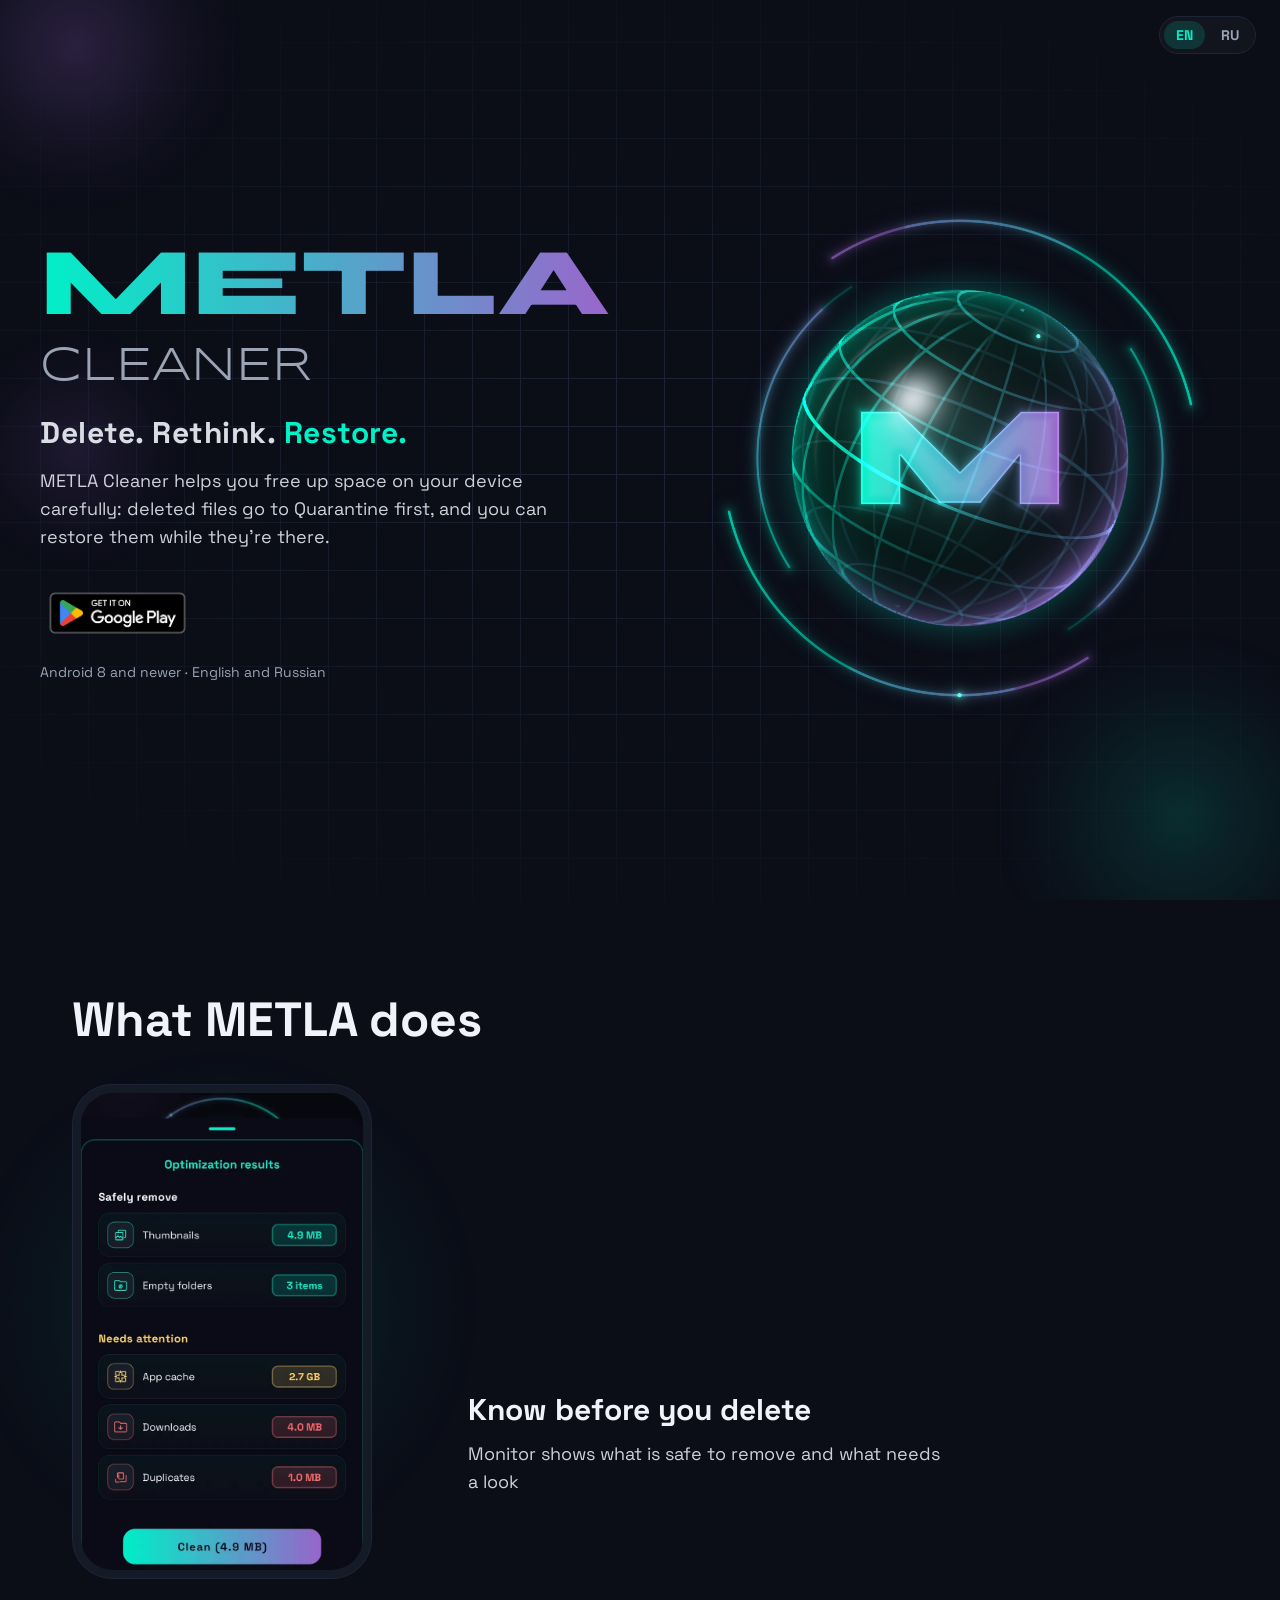
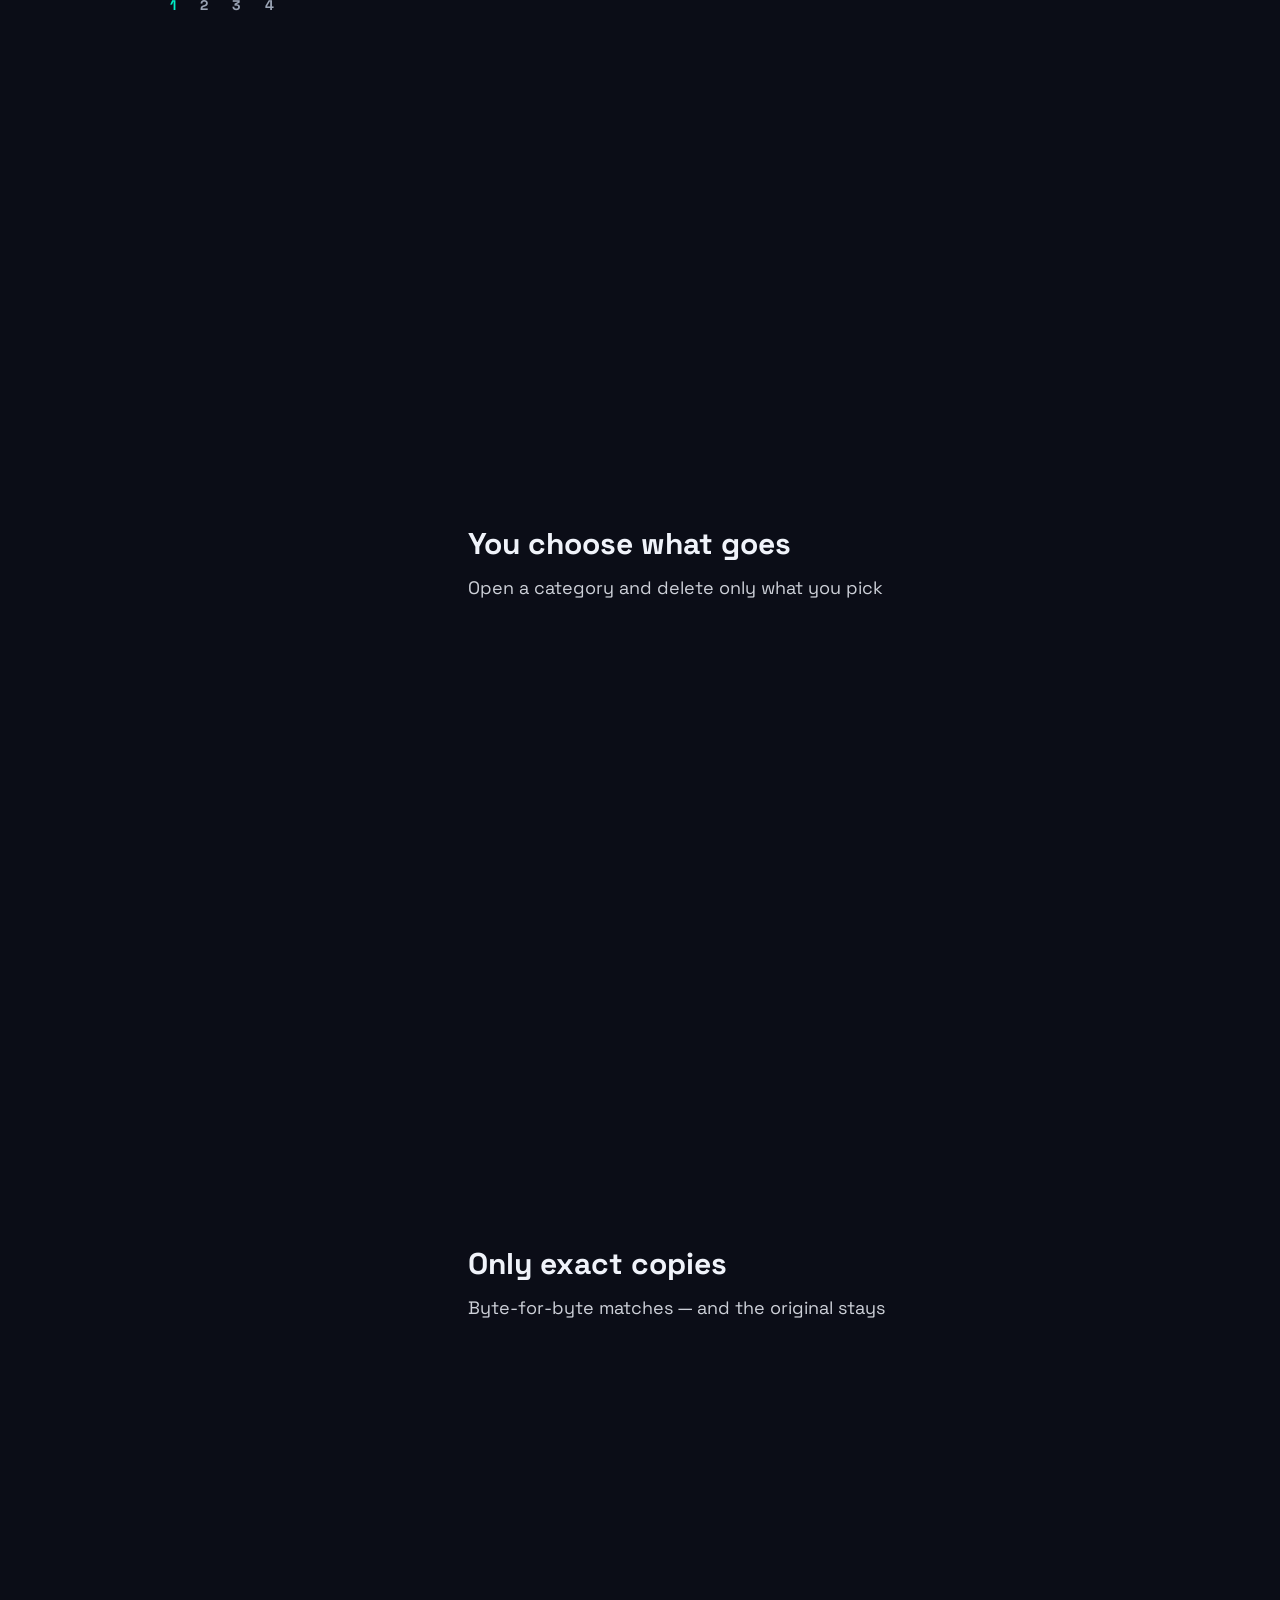
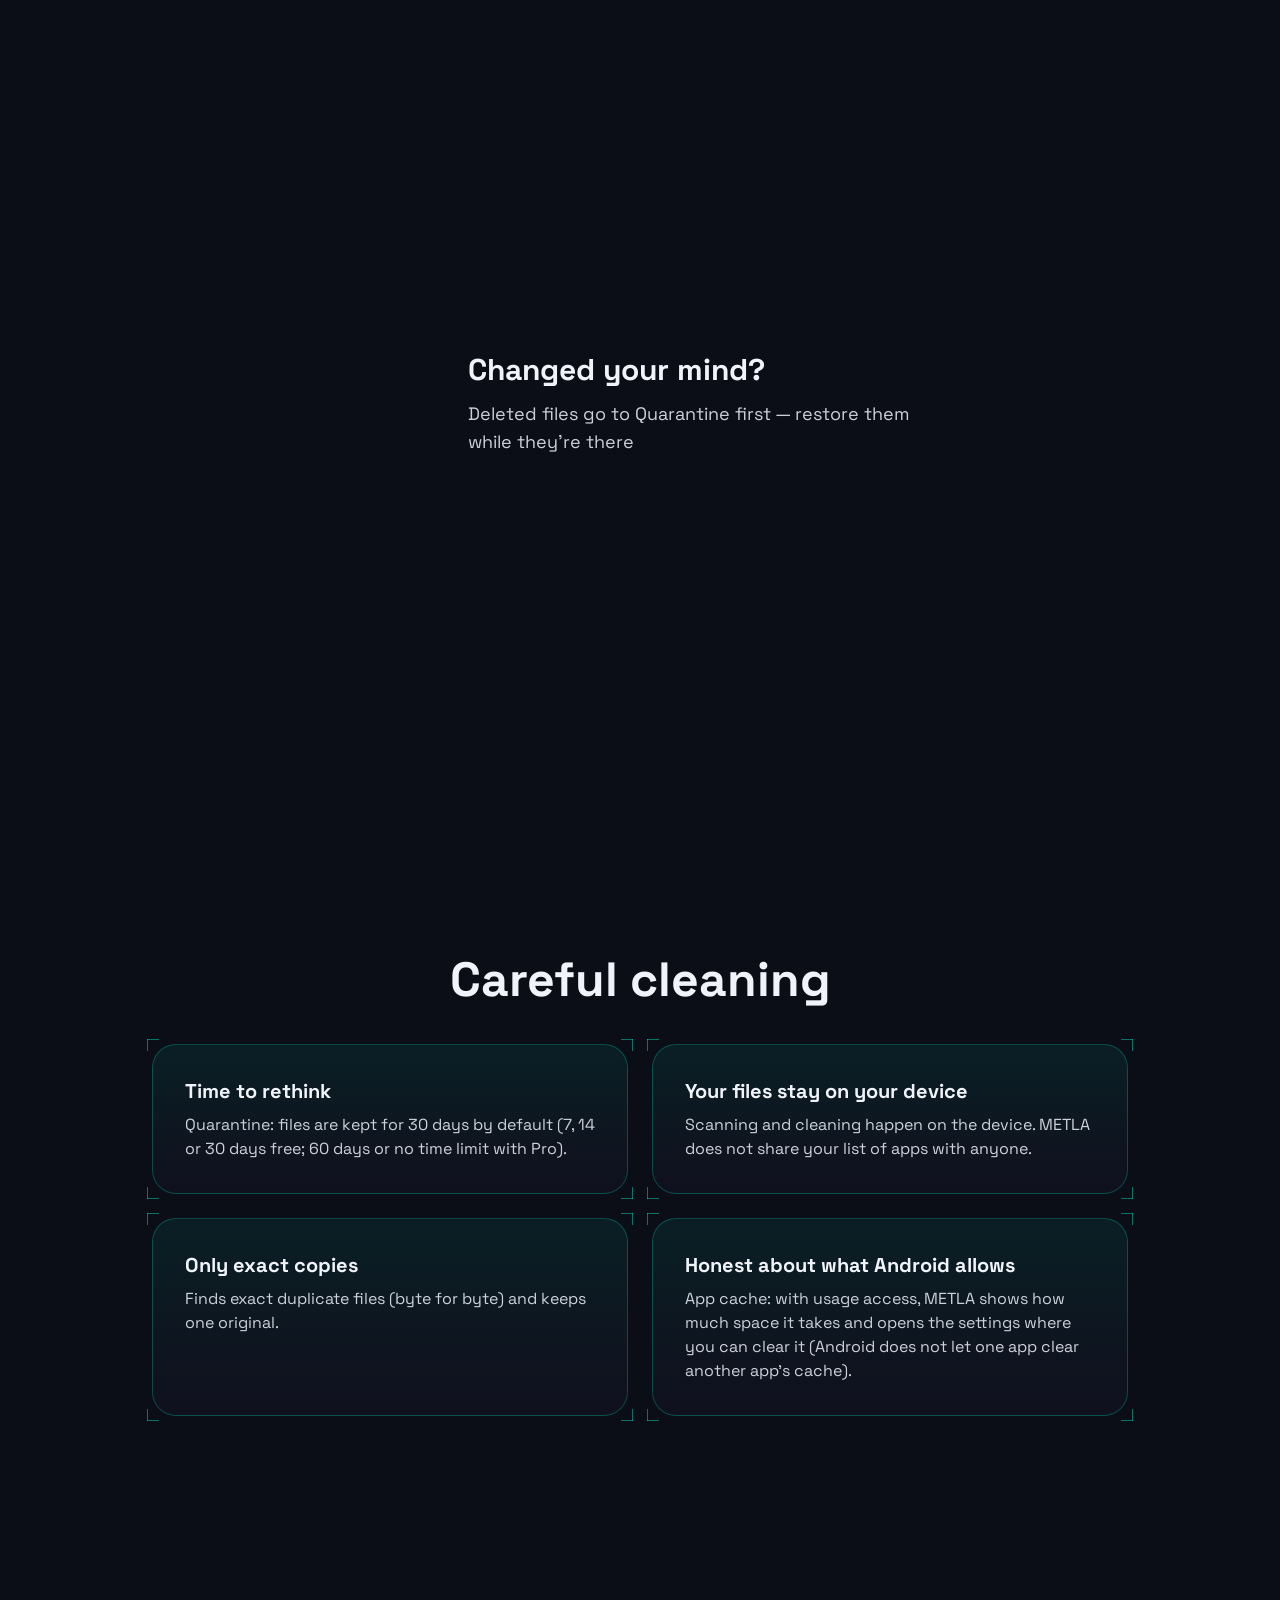
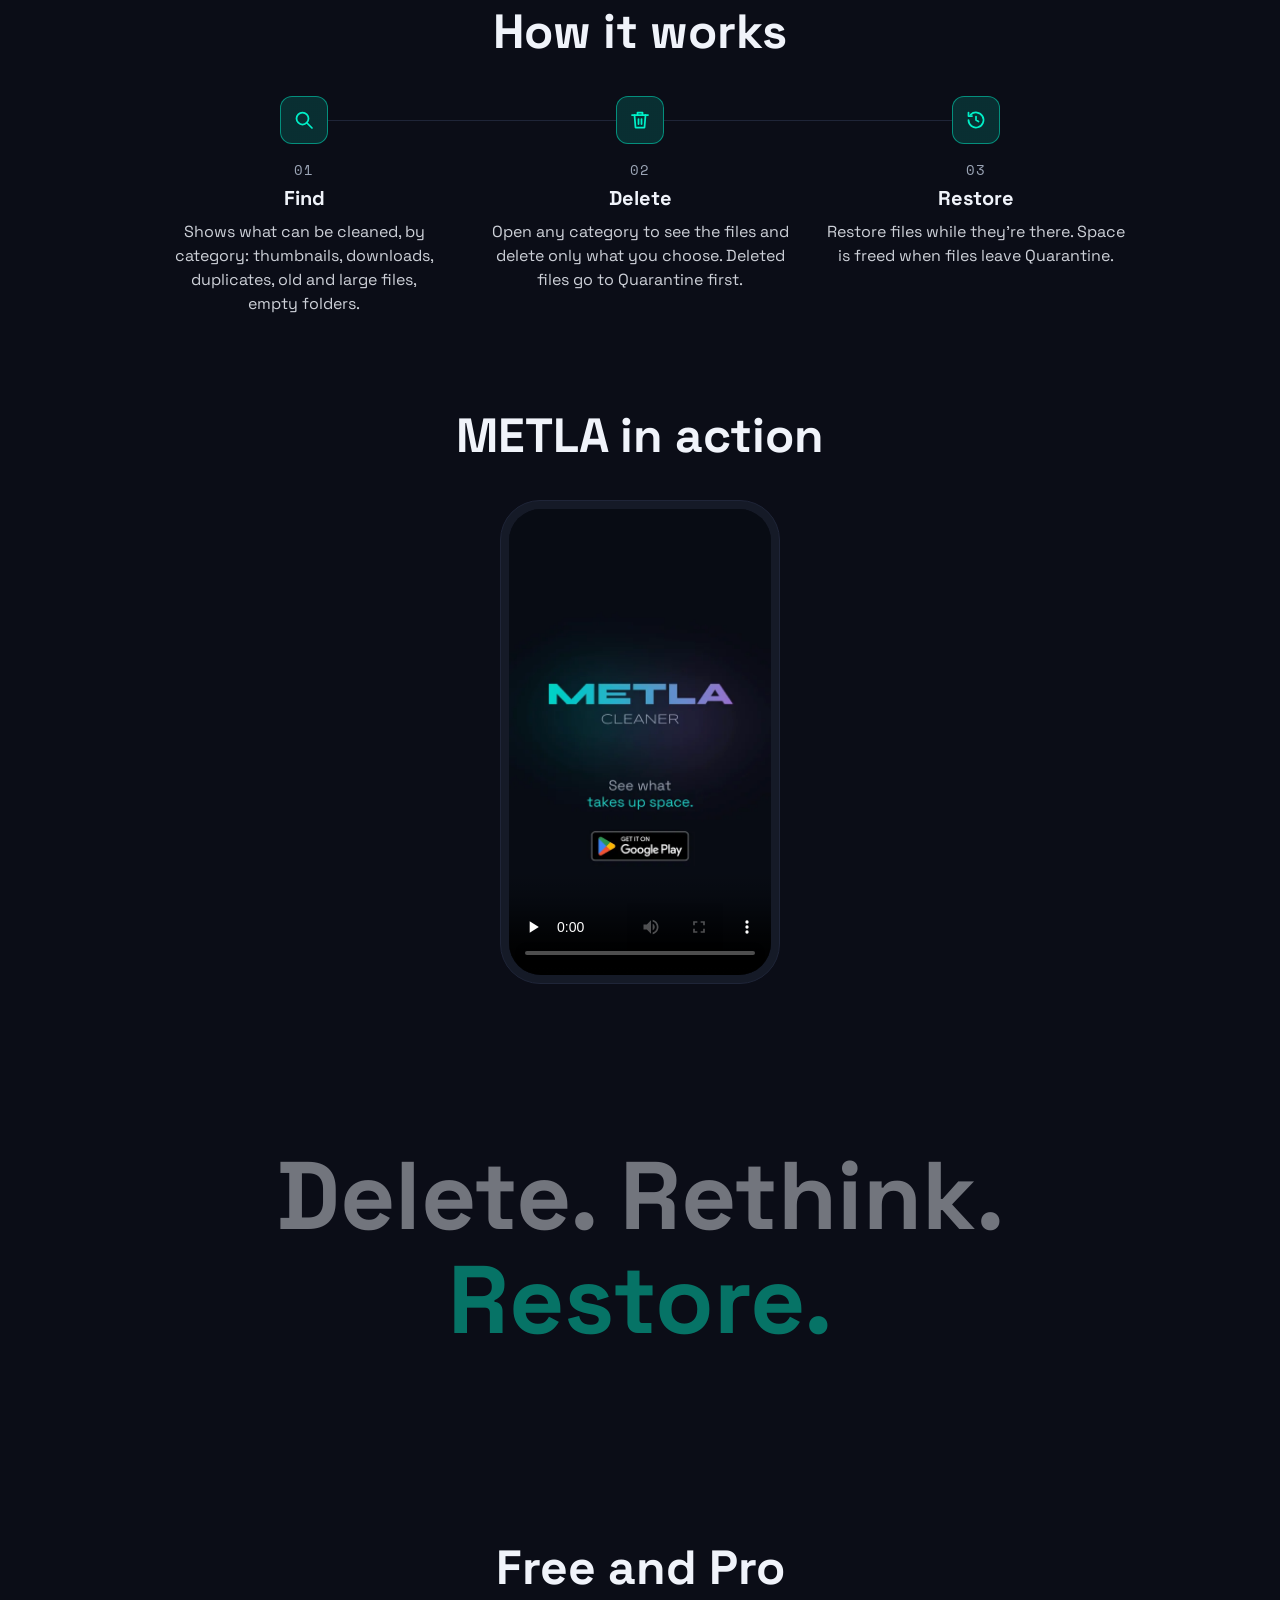
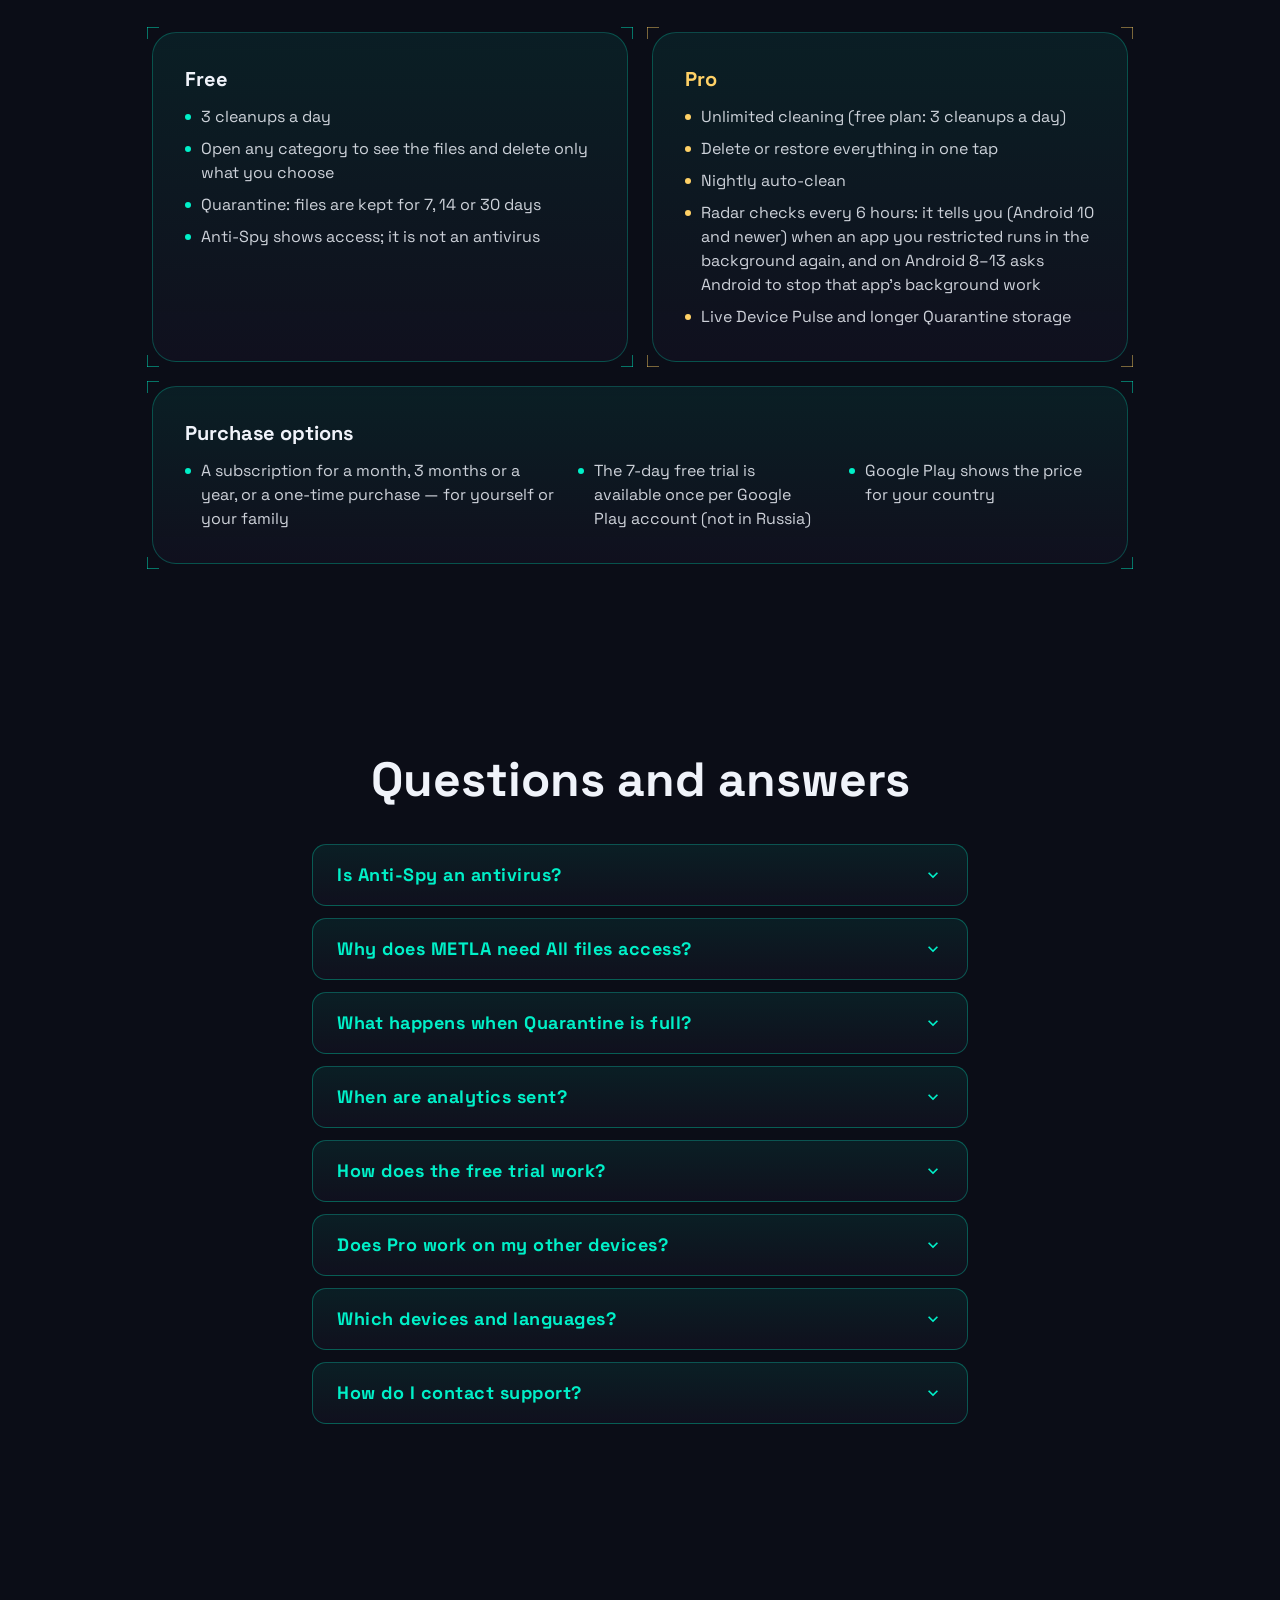
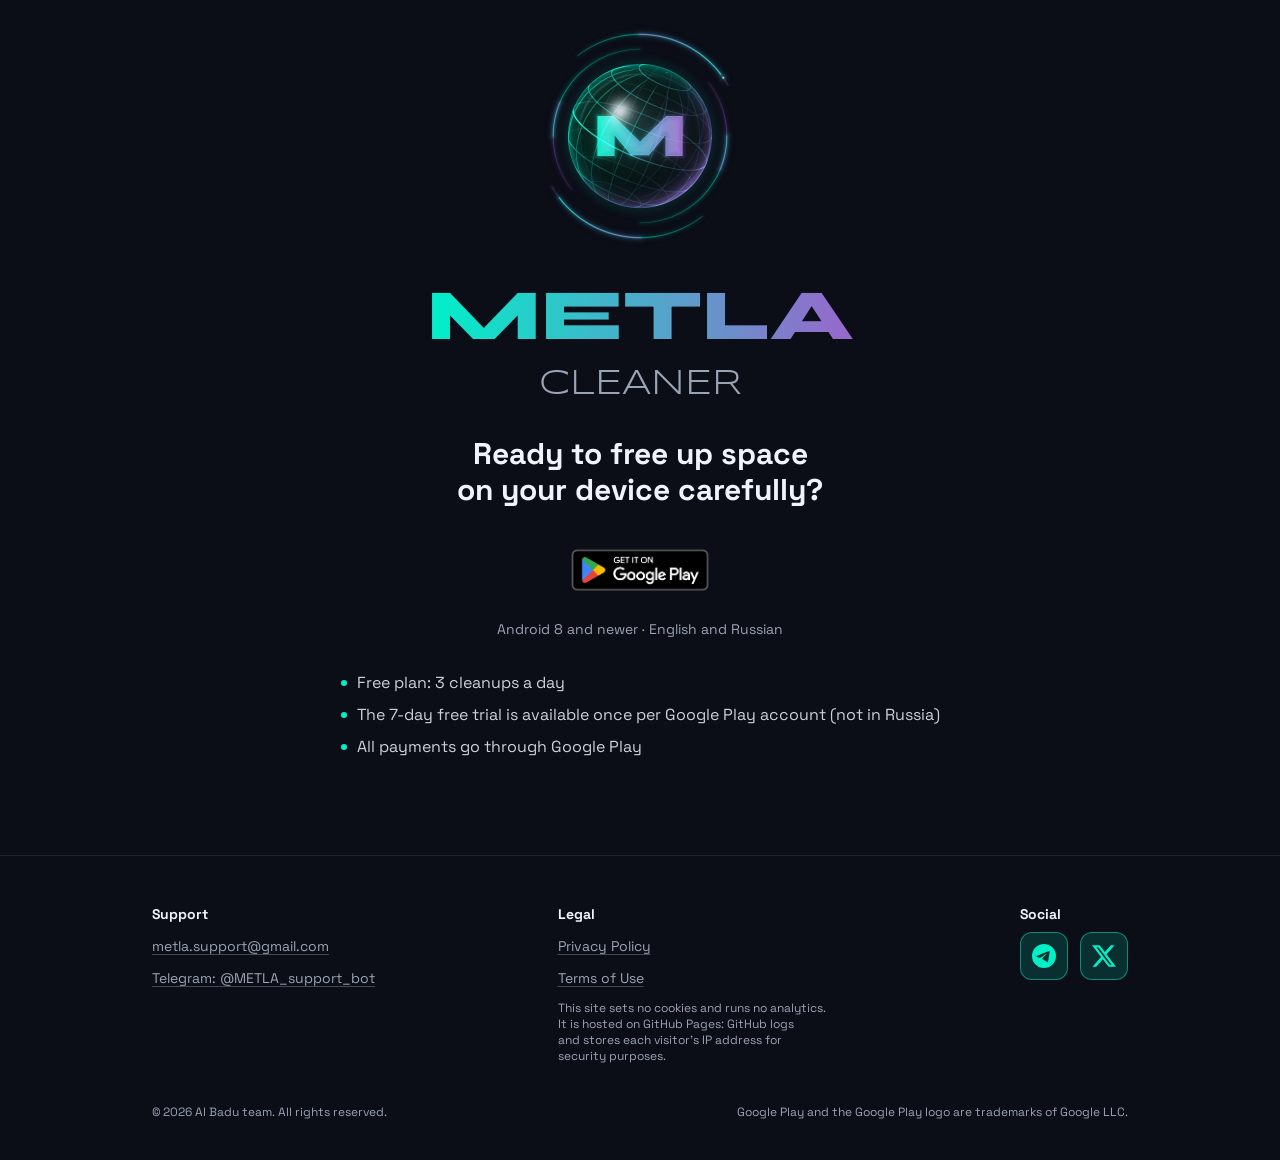
<file: index.html>
<!doctype html>
<!-- Английская страница (адрес /). Русская (ru/index.html, адрес /ru/) собирается из неё и слов main.js: py -B tools/make_ru.py -->
<html lang="en">
<head>
  <meta charset="utf-8">
  <meta name="viewport" content="width=device-width, initial-scale=1, viewport-fit=cover">
  <script>
    // Язык — по адресу: / — английский, /ru/ — русский. Корень без выбора — по языку браузера: русский уходит на /ru/
    // сразу, до стилей и картинок. Выбор в переключателе помнит сама вкладка (history.state), хранилища браузера нет.
    (function () {
      var root = document.documentElement;
      if (root.lang === 'en' && !(history.state && history.state.lang)) {
        var list = navigator.languages || [navigator.language || 'en'];
        for (var i = 0; i < list.length; i++) {
          var l = String(list[i]).toLowerCase();
          if (l.indexOf('ru') === 0) { location.replace('/ru/' + location.search + location.hash); return; }
          if (l.indexOf('en') === 0) break;
        }
      }
      if ('IntersectionObserver' in window) root.classList.add('js');
    })();
  </script>
  <title>METLA Cleaner — Delete. Rethink. Restore.</title>
  <meta name="description" content="METLA Cleaner helps you free up space on your device carefully: deleted files go to Quarantine first, and you can restore them while they’re there.">
  <link rel="canonical" href="https://metlacleaner.com/">
  <link rel="alternate" hreflang="en" href="https://metlacleaner.com/">
  <link rel="alternate" hreflang="ru" href="https://metlacleaner.com/ru/">
  <link rel="alternate" hreflang="x-default" href="https://metlacleaner.com/">
  <meta property="og:type" content="website">
  <meta property="og:site_name" content="METLA Cleaner">
  <meta property="og:title" content="METLA Cleaner — Delete. Rethink. Restore.">
  <meta property="og:description" content="METLA Cleaner helps you free up space on your device carefully: deleted files go to Quarantine first, and you can restore them while they’re there.">
  <meta property="og:url" content="https://metlacleaner.com/">
  <meta property="og:image" content="https://metlacleaner.com/assets/img/og-en.jpg">
  <meta property="og:image:width" content="1200">
  <meta property="og:image:height" content="630">
  <meta property="og:image:alt" content="METLA Cleaner — Delete. Rethink. Restore.">
  <meta property="og:locale" content="en_US">
  <meta property="og:locale:alternate" content="ru_RU">
  <meta name="twitter:card" content="summary_large_image">
  <meta name="theme-color" content="#0B0D17">
  <meta name="color-scheme" content="dark">
  <link rel="icon" href="/assets/img/favicon-96.png" sizes="96x96" type="image/png">
  <link rel="icon" href="/assets/img/favicon-32.png" sizes="32x32" type="image/png">
  <link rel="apple-touch-icon" href="/assets/img/apple-touch-icon.png">
  <link rel="preload" href="/assets/fonts/syne-800.woff" as="font" type="font/woff" crossorigin>
  <link rel="preload" href="/assets/fonts/syncopate-400.woff" as="font" type="font/woff" crossorigin>
  <link rel="stylesheet" href="/assets/css/site.css">
</head>
<body>
  <a class="skip" href="#main" data-t="skip">Skip to content</a>

  <div class="bar" id="bar" inert>
    <div class="bar__inner">
      <a class="bar__home" href="#main" aria-label="METLA Cleaner">
        <img class="bar__sign" src="/assets/img/sign-96.webp" width="96" height="96" alt="">
        <span class="bar__name"><span class="bar__metla">METLA</span><span class="bar__cleaner">CLEANER</span></span>
      </a>
      <div class="lang" role="group" aria-label="Language">
        <button type="button" data-lang="en" aria-pressed="true">EN</button>
        <button type="button" data-lang="ru" aria-pressed="false">RU</button>
      </div>
      <a class="play-badge" href="https://play.google.com/store/apps/details?id=com.metla.cleaner&amp;hl=en">
        <img lang="en" src="/assets/img/google-play-badge-en.png" width="646" height="250" alt="Get it on Google Play" loading="lazy">
        <img lang="ru" src="/assets/img/google-play-badge-ru.png" width="646" height="250" alt="Скачать из Google Play" loading="lazy">
      </a>
    </div>
  </div>

  <header class="topbar">
    <div class="lang" role="group" aria-label="Language">
      <button type="button" data-lang="en" aria-pressed="true">EN</button>
      <button type="button" data-lang="ru" aria-pressed="false">RU</button>
    </div>
  </header>

  <main id="main">
    <section class="hero" aria-labelledby="hero-title">
      <div class="spots" aria-hidden="true">
        <span class="spot spot--1"></span>
        <span class="spot spot--2"></span>
        <span class="spot spot--3"></span>
      </div>

      <div class="hero__inner">
        <div class="hero__text">
          <h1 class="wordmark" id="hero-title">
            <span class="wordmark__metla">METLA</span>
            <span class="wordmark__cleaner">CLEANER</span>
          </h1>
          <p class="slogan"><span data-t="sloganA">Delete. Rethink.</span> <span class="slogan__accent" data-t="sloganB">Restore.</span></p>
          <p class="lead" data-t="lead">METLA Cleaner helps you free up space on your device carefully: deleted files go to Quarantine first, and you can restore them while they’re there.</p>
          <a class="play-badge" href="https://play.google.com/store/apps/details?id=com.metla.cleaner&amp;hl=en">
            <img lang="en" src="/assets/img/google-play-badge-en.png" width="646" height="250" alt="Get it on Google Play" loading="lazy">
            <img lang="ru" src="/assets/img/google-play-badge-ru.png" width="646" height="250" alt="Скачать из Google Play" loading="lazy">
          </a>
          <p class="fact" data-t="fact">Android&nbsp;8 and newer · English and Russian</p>
          <p class="fact" data-t="russia"></p>
        </div>

        <div class="hero__stage">
          <div class="orb" aria-hidden="true">
            <canvas></canvas>
            <img width="1040" height="1040" alt="">
            <noscript><img src="/assets/img/sphere.webp" width="1040" height="1040" alt=""></noscript>
          </div>
        </div>
      </div>
    </section>

    <section class="screens" aria-labelledby="screens-title">
      <div class="screens__inner">
        <h2 class="section-title screens__title" id="screens-title" data-t="screensTitle" data-reveal="all">What METLA does</h2>

        <div class="screens__layout">
          <div class="screens__stage" aria-hidden="true">
            <div class="phone">
              <img class="is-on" data-shot="monitor" width="720" height="1219" alt="" loading="lazy" decoding="async">
              <img data-shot="cleanable" width="720" height="1219" alt="" loading="lazy" decoding="async">
              <img data-shot="duplicates" width="720" height="1219" alt="" loading="lazy" decoding="async">
              <img data-shot="quarantine" width="720" height="1219" alt="" loading="lazy" decoding="async">
            </div>
            <ol class="screens__nums">
              <li class="is-on">1</li>
              <li>2</li>
              <li>3</li>
              <li>4</li>
            </ol>
          </div>

          <div class="screens__list" data-reveal="narrow">
            <ol class="shots" id="shots" aria-label="Screenshots" data-t-label="shotsLabel">
              <li class="shot is-on">
                <figure>
                  <div class="phone"><img data-shot="monitor" data-alt="altMonitor" width="720" height="1219" alt="" loading="lazy" decoding="async"><noscript><img src="/assets/img/screen-monitor-en.webp" width="720" height="1219" alt="METLA Cleaner screenshot: the Monitor screen"></noscript></div>
                  <figcaption data-reveal="wide">
                    <h3 class="shot__title" data-t="shotMonitorT">Know before you delete</h3>
                    <p class="shot__line" data-t="shotMonitorL">Monitor shows what is safe to remove and what needs a look</p>
                  </figcaption>
                </figure>
              </li>
              <li class="shot">
                <figure>
                  <div class="phone"><img data-shot="cleanable" data-alt="altCleanable" width="720" height="1219" alt="" loading="lazy" decoding="async"><noscript><img src="/assets/img/screen-cleanable-en.webp" width="720" height="1219" alt="METLA Cleaner screenshot: the “What can be cleaned” screen"></noscript></div>
                  <figcaption data-reveal="wide">
                    <h3 class="shot__title" data-t="shotCleanableT">You choose what goes</h3>
                    <p class="shot__line" data-t="shotCleanableL">Open a category and delete only what you pick</p>
                  </figcaption>
                </figure>
              </li>
              <li class="shot">
                <figure>
                  <div class="phone"><img data-shot="duplicates" data-alt="altDuplicates" width="720" height="1219" alt="" loading="lazy" decoding="async"><noscript><img src="/assets/img/screen-duplicates-en.webp" width="720" height="1219" alt="METLA Cleaner screenshot: the Duplicates screen"></noscript></div>
                  <figcaption data-reveal="wide">
                    <h3 class="shot__title" data-t="shotDuplicatesT">Only exact copies</h3>
                    <p class="shot__line" data-t="shotDuplicatesL">Byte-&#8288;for-&#8288;byte matches — and the original stays</p>
                  </figcaption>
                </figure>
              </li>
              <li class="shot">
                <figure>
                  <div class="phone"><img data-shot="quarantine" data-alt="altQuarantine" width="720" height="1219" alt="" loading="lazy" decoding="async"><noscript><img src="/assets/img/screen-quarantine-en.webp" width="720" height="1219" alt="METLA Cleaner screenshot: the Quarantine screen"></noscript></div>
                  <figcaption data-reveal="wide">
                    <h3 class="shot__title" data-t="shotQuarantineT">Changed your mind?</h3>
                    <p class="shot__line" data-t="shotQuarantineL">Deleted files go to Quarantine first — restore them while they’re there</p>
                  </figcaption>
                </figure>
              </li>
            </ol>
            <div class="shots__dots" role="group" aria-label="Screenshots" data-t-label="shotsLabel">
              <button type="button" aria-current="true" aria-label="Screenshot 1" data-t-label="dot1"></button>
              <button type="button" aria-label="Screenshot 2" data-t-label="dot2"></button>
              <button type="button" aria-label="Screenshot 3" data-t-label="dot3"></button>
              <button type="button" aria-label="Screenshot 4" data-t-label="dot4"></button>
            </div>
          </div>
        </div>
      </div>
    </section>

    <section class="benefits" aria-labelledby="benefits-title">
      <div class="benefits__inner">
        <h2 class="section-title" id="benefits-title" data-t="benefitsTitle" data-reveal="all">Careful cleaning</h2>
        <ul class="benefits__list">
          <li class="benefit" data-reveal="all">
            <h3 class="benefit__title" data-t="benefit1T">Time to rethink</h3>
            <p class="benefit__text" data-t="benefit1D">Quarantine: files are kept for 30&nbsp;days by default (7, 14 or 30&nbsp;days free; 60&nbsp;days or no time limit with Pro).</p>
          </li>
          <li class="benefit" data-reveal="all">
            <h3 class="benefit__title" data-t="benefit2T">Your files stay on your device</h3>
            <p class="benefit__text" data-t="benefit2D">Scanning and cleaning happen on the device. METLA does not share your list of apps with anyone.</p>
          </li>
          <li class="benefit" data-reveal="all">
            <h3 class="benefit__title" data-t="benefit3T">Only exact copies</h3>
            <p class="benefit__text" data-t="benefit3D">Finds exact duplicate files (byte for byte) and keeps one original.</p>
          </li>
          <li class="benefit" data-reveal="all">
            <h3 class="benefit__title" data-t="benefit4T">Honest about what Android allows</h3>
            <p class="benefit__text" data-t="benefit4D">App cache: with usage access, METLA shows how much space it takes and opens the settings where you can clear it (Android does not let one app clear another app’s cache).</p>
          </li>
        </ul>
      </div>
    </section>

    <section class="how" aria-labelledby="how-title">
      <div class="how__inner">
        <h2 class="section-title" id="how-title" data-t="howTitle" data-reveal="all">How it works</h2>
        <ol class="steps">
          <li class="step" data-reveal="all">
            <span class="step__icon" aria-hidden="true">
              <svg viewBox="0 0 24 24"><circle cx="10.5" cy="10.5" r="6"/><path d="M15 15l5 5"/></svg>
            </span>
            <div class="step__body">
              <span class="step__num" aria-hidden="true">01</span>
              <h3 class="step__title" data-t="step1T">Find</h3>
              <p class="step__text" data-t="step1D">Shows what can be cleaned, by category: thumbnails, downloads, duplicates, old and large files, empty folders.</p>
            </div>
          </li>
          <li class="step" data-reveal="all">
            <span class="step__icon" aria-hidden="true">
              <svg viewBox="0 0 24 24"><path d="M4 7h16"/><path d="M9.5 7V4.5h5V7"/><path d="M6.5 7l1 12.5h9l1-12.5"/><path d="M10.5 11v5"/><path d="M13.5 11v5"/></svg>
            </span>
            <div class="step__body">
              <span class="step__num" aria-hidden="true">02</span>
              <h3 class="step__title" data-t="step2T">Delete</h3>
              <p class="step__text" data-t="step2D">Open any category to see the files and delete only what you choose. Deleted files go to Quarantine first.</p>
            </div>
          </li>
          <li class="step" data-reveal="all">
            <span class="step__icon" aria-hidden="true">
              <svg viewBox="0 0 24 24"><path d="M4.5 12a7.5 7.5 0 1 0 2.2-5.3"/><path d="M4.5 4.5V8H8"/><path d="M12 8.5V12l2.5 1.5"/></svg>
            </span>
            <div class="step__body">
              <span class="step__num" aria-hidden="true">03</span>
              <h3 class="step__title" data-t="step3T">Restore</h3>
              <p class="step__text" data-t="step3D">Restore files while they’re there. Space is freed when files leave Quarantine.</p>
            </div>
          </li>
        </ol>
      </div>
    </section>

    <section class="video" aria-labelledby="video-title">
      <div class="video__inner" data-reveal="all">
        <h2 class="section-title" id="video-title" data-t="videoTitle">METLA in action</h2>
        <div class="phone video__phone">
          <video class="video__player" controls preload="none" playsinline poster="/assets/img/video-poster-en.webp" width="1080" height="1920" aria-label="METLA Cleaner video" data-t-label="videoLabel" data-video>
            <source src="/assets/video/metla-en.mp4" type="video/mp4">
          </video>
        </div>
      </div>
    </section>

    <section class="motto" aria-labelledby="motto-title">
      <div class="motto__inner">
        <h2 class="motto__text" id="motto-title">
          <span class="motto__word" data-t="mottoW1">Delete.</span>
          <span class="motto__word" data-t="mottoW2">Rethink.</span>
          <span class="motto__word motto__word--accent" data-t="mottoW3">Restore.</span>
        </h2>
      </div>
    </section>

    <section class="benefits" aria-labelledby="plans-title">
      <div class="benefits__inner">
        <h2 class="section-title" id="plans-title" data-t="plansTitle" data-reveal="all">Free and Pro</h2>
        <ul class="benefits__list">
          <li class="benefit" data-reveal="all">
            <h3 class="benefit__title" data-t="plansFreeT">Free</h3>
            <ul class="plans__items">
              <li data-t="plansF1">3&nbsp;cleanups a day</li>
              <li data-t="plansF2">Open any category to see the files and delete only what you choose</li>
              <li data-t="plansF3">Quarantine: files are kept for 7, 14 or 30&nbsp;days</li>
              <li data-t="plansF4">Anti-Spy shows access; it is not an antivirus</li>
            </ul>
          </li>
          <li class="benefit plans__pro" data-reveal="all">
            <h3 class="benefit__title">Pro</h3>
            <ul class="plans__items">
              <li data-t="plansP1">Unlimited cleaning (free plan: 3&nbsp;cleanups a day)</li>
              <li data-t="plansP2">Delete or restore everything in one tap</li>
              <li data-t="plansP3">Nightly auto-clean</li>
              <li data-t="plansP4">Radar checks every 6&nbsp;hours: it tells you (Android&nbsp;10 and newer) when an app you restricted runs in the background again, and on Android&nbsp;8–&#8288;13 asks Android to stop that app’s background work</li>
              <li data-t="plansP5">Live Device Pulse and longer Quarantine storage</li>
            </ul>
          </li>
          <li class="benefit plans__buy" data-reveal="all">
            <h3 class="benefit__title" data-t="plansBuyT">Purchase options</h3>
            <ul class="plans__items">
              <li data-t="plansB1">A subscription for a month, 3&nbsp;months or a year, or a one-&#8288;time purchase — for yourself or your family</li>
              <li data-t="cta2">The 7-day free trial is available once per Google Play account (not&nbsp;in&nbsp;Russia)</li>
              <li data-t="plansB3">Google Play shows the price for your country</li>
            </ul>
          </li>
        </ul>
      </div>
    </section>

    <section class="faq" aria-labelledby="faq-title">
      <div class="faq__inner">
        <h2 class="section-title" id="faq-title" data-t="faqTitle" data-reveal="all">Questions and answers</h2>
        <div class="faq__list" data-reveal="all">
          <details class="faq__item">
            <summary class="faq__q"><span data-t="q1">Is Anti-Spy an antivirus?</span><svg class="faq__arrow" viewBox="0 0 24 24" aria-hidden="true"><path d="M7.41 8.59 12 13.17l4.59-4.58L18 10l-6 6-6-6z"/></svg></summary>
            <div class="faq__a">
              <p data-t="a1">Activity and Anti-Spy: see how much apps run and which apps have been granted or request access to your camera, microphone, location, contacts, phone, SMS and storage — with a direct link to change it in settings. Anti-Spy shows access; it is not an antivirus.</p>
            </div>
          </details>
          <details class="faq__item">
            <summary class="faq__q"><span data-t="q2">Why does METLA need All files access?</span><svg class="faq__arrow" viewBox="0 0 24 24" aria-hidden="true"><path d="M7.41 8.59 12 13.17l4.59-4.58L18 10l-6 6-6-6z"/></svg></summary>
            <div class="faq__a">
              <p data-t="a2">On Android&nbsp;11 and newer, METLA needs All files access to find duplicates of any file type, empty folders and old downloads across your storage, and to move deleted files into Quarantine and back. Without it these features don’t start. METLA never opens other apps’ private folders.</p>
            </div>
          </details>
          <details class="faq__item">
            <summary class="faq__q"><span data-t="q3">What happens when Quarantine is full?</span><svg class="faq__arrow" viewBox="0 0 24 24" aria-hidden="true"><path d="M7.41 8.59 12 13.17l4.59-4.58L18 10l-6 6-6-6z"/></svg></summary>
            <div class="faq__a">
              <p data-t="a3">Its size is limited (1&nbsp;GB by default, you can change it): when space runs out, METLA warns you and asks before deleting the oldest files for good.</p>
            </div>
          </details>
          <details class="faq__item">
            <summary class="faq__q"><span data-t="q4">When are analytics sent?</span><svg class="faq__arrow" viewBox="0 0 24 24" aria-hidden="true"><path d="M7.41 8.59 12 13.17l4.59-4.58L18 10l-6 6-6-6z"/></svg></summary>
            <div class="faq__a">
              <p data-t="a4">METLA asks for the permissions Android asks you about only when a feature needs them. Analytics and crash reports are sent only after your consent, and you can turn them off in Settings.</p>
              <p><a class="faq__link" href="https://albadun.github.io/metla-privacy/en.html" data-link="privacy" data-t="privacy">Privacy Policy</a></p>
            </div>
          </details>
          <details class="faq__item">
            <summary class="faq__q"><span data-t="q6">How does the free trial work?</span><svg class="faq__arrow" viewBox="0 0 24 24" aria-hidden="true"><path d="M7.41 8.59 12 13.17l4.59-4.58L18 10l-6 6-6-6z"/></svg></summary>
            <div class="faq__a">
              <p data-t="a6">The 7-day free trial is available once per Google Play account. If you don’t cancel before it ends, the plan price is charged, and the subscription then renews automatically until you cancel it in Google Play. All payments go through Google Play.</p>
            </div>
          </details>
          <details class="faq__item">
            <summary class="faq__q"><span data-t="q7">Does Pro work on my other devices?</span><svg class="faq__arrow" viewBox="0 0 24 24" aria-hidden="true"><path d="M7.41 8.59 12 13.17l4.59-4.58L18 10l-6 6-6-6z"/></svg></summary>
            <div class="faq__a">
              <p data-t="a7">Pro works on every device with the same Google Play account; family members get it by signing in to their METLA account.</p>
            </div>
          </details>
          <details class="faq__item">
            <summary class="faq__q"><span data-t="q8">Which devices and languages?</span><svg class="faq__arrow" viewBox="0 0 24 24" aria-hidden="true"><path d="M7.41 8.59 12 13.17l4.59-4.58L18 10l-6 6-6-6z"/></svg></summary>
            <div class="faq__a">
              <p data-t="a8">Works on phones and tablets with Android&nbsp;8 and newer, in English and Russian.</p>
            </div>
          </details>
          <details class="faq__item">
            <summary class="faq__q"><span data-t="q9">How do I contact support?</span><svg class="faq__arrow" viewBox="0 0 24 24" aria-hidden="true"><path d="M7.41 8.59 12 13.17l4.59-4.58L18 10l-6 6-6-6z"/></svg></summary>
            <div class="faq__a">
              <p data-t="a9">Questions or ideas? Write to us from the app: Profile → Support.</p>
              <p><a class="faq__link" href="mailto:metla.support@gmail.com">metla.support@gmail.com</a></p>
            </div>
          </details>
        </div>
      </div>
    </section>

    <section class="cta" aria-labelledby="cta-title">
      <div class="cta__inner" data-reveal="all">
        <img class="cta__sphere" src="/assets/img/sphere-cta.webp" width="480" height="480" alt="" loading="lazy" decoding="async">
        <h2 class="cta__name" id="cta-title">
          <span class="cta__metla">METLA</span>
          <span class="cta__cleaner">CLEANER</span>
        </h2>
        <p class="cta__ask" data-t="ctaAsk">Ready to free up space on your device carefully?</p>
        <a class="play-badge" href="https://play.google.com/store/apps/details?id=com.metla.cleaner&amp;hl=en">
          <img lang="en" src="/assets/img/google-play-badge-en.png" width="646" height="250" alt="Get it on Google Play" loading="lazy">
          <img lang="ru" src="/assets/img/google-play-badge-ru.png" width="646" height="250" alt="Скачать из Google Play" loading="lazy">
        </a>
        <p class="fact" data-t="fact">Android&nbsp;8 and newer · English and Russian</p>
        <p class="fact" data-t="russia"></p>
        <ul class="cta__facts">
          <li data-t="cta1">Free plan: 3&nbsp;cleanups a day</li>
          <li data-t="cta2">The 7-day free trial is available once per Google Play account (not&nbsp;in&nbsp;Russia)</li>
          <li data-t="cta3">All payments go through Google Play</li>
        </ul>
      </div>
    </section>
  </main>

  <footer class="footer">
    <div class="footer__inner">
      <div class="footer__cols">
        <div class="footer__col">
          <h2 class="footer__head" data-t="footSupport">Support</h2>
          <ul class="footer__links">
            <li><a href="mailto:metla.support@gmail.com">metla.support@gmail.com</a></li>
            <li><a href="https://t.me/METLA_support_bot">Telegram: @METLA_support_bot</a></li>
          </ul>
        </div>
        <div class="footer__col">
          <h2 class="footer__head" data-t="footLegal">Legal</h2>
          <ul class="footer__links">
            <li><a href="https://albadun.github.io/metla-privacy/en.html" data-link="privacy" data-t="privacy">Privacy Policy</a></li>
            <li><a href="https://albadun.github.io/metla-privacy/terms/en.html" data-link="terms" data-t="terms">Terms of Use</a></li>
          </ul>
          <p class="footer__note" data-t="footData">This site sets no cookies and runs no analytics. It is hosted on GitHub Pages: GitHub logs and stores each visitor’s IP address for security purposes.</p>
        </div>
        <div class="footer__col">
          <h2 class="footer__head" data-t="footSocial">Social</h2>
          <ul class="footer__social">
            <li>
              <a class="footer__icon" href="https://t.me/metla_cleaner_en" data-link="telegram" aria-label="METLA Cleaner on Telegram" data-t-label="socialTelegram">
                <svg viewBox="0 0 24 24" aria-hidden="true"><path d="M11.944 0A12 12 0 0 0 0 12a12 12 0 0 0 12 12 12 12 0 0 0 12-12A12 12 0 0 0 12 0a12 12 0 0 0-.056 0zm4.962 7.224c.1-.002.321.023.465.14a.506.506 0 0 1 .171.325c.016.093.036.306.02.472-.18 1.898-.962 6.502-1.36 8.627-.168.9-.499 1.201-.82 1.23-.696.065-1.225-.46-1.9-.902-1.056-.693-1.653-1.124-2.678-1.8-1.185-.78-.417-1.21.258-1.91.177-.184 3.247-2.977 3.307-3.23.007-.032.014-.15-.056-.212s-.174-.041-.249-.024c-.106.024-1.793 1.14-5.061 3.345-.48.33-.913.49-1.302.48-.428-.008-1.252-.241-1.865-.44-.752-.245-1.349-.374-1.297-.789.027-.216.325-.437.893-.663 3.498-1.524 5.83-2.529 6.998-3.014 3.332-1.386 4.025-1.627 4.476-1.635z"/></svg>
              </a>
            </li>
            <li>
              <a class="footer__icon" href="https://x.com/METLA_Cleaner" aria-label="METLA Cleaner on X" data-t-label="socialX">
                <svg viewBox="0 0 24 24" aria-hidden="true"><path d="M18.901 1.153h3.68l-8.04 9.19L24 22.846h-7.406l-5.8-7.584-6.638 7.584H.474l8.6-9.83L0 1.154h7.594l5.243 6.932ZM17.61 20.644h2.039L6.486 3.24H4.298Z"/></svg>
              </a>
            </li>
          </ul>
        </div>
      </div>
      <div class="footer__base">
        <p data-t="copyright">© 2026 Al Badu team. All rights reserved.</p>
        <p data-t="trademark">Google Play and the Google Play logo are trademarks of Google LLC.</p>
      </div>
    </div>
  </footer>

  <div class="page-end" aria-hidden="true"></div>

  <script src="/assets/js/sphere.js"></script>
  <script src="/assets/js/main.js"></script>
  <script src="/assets/js/sections.js"></script>
</body>
</html>
</file>
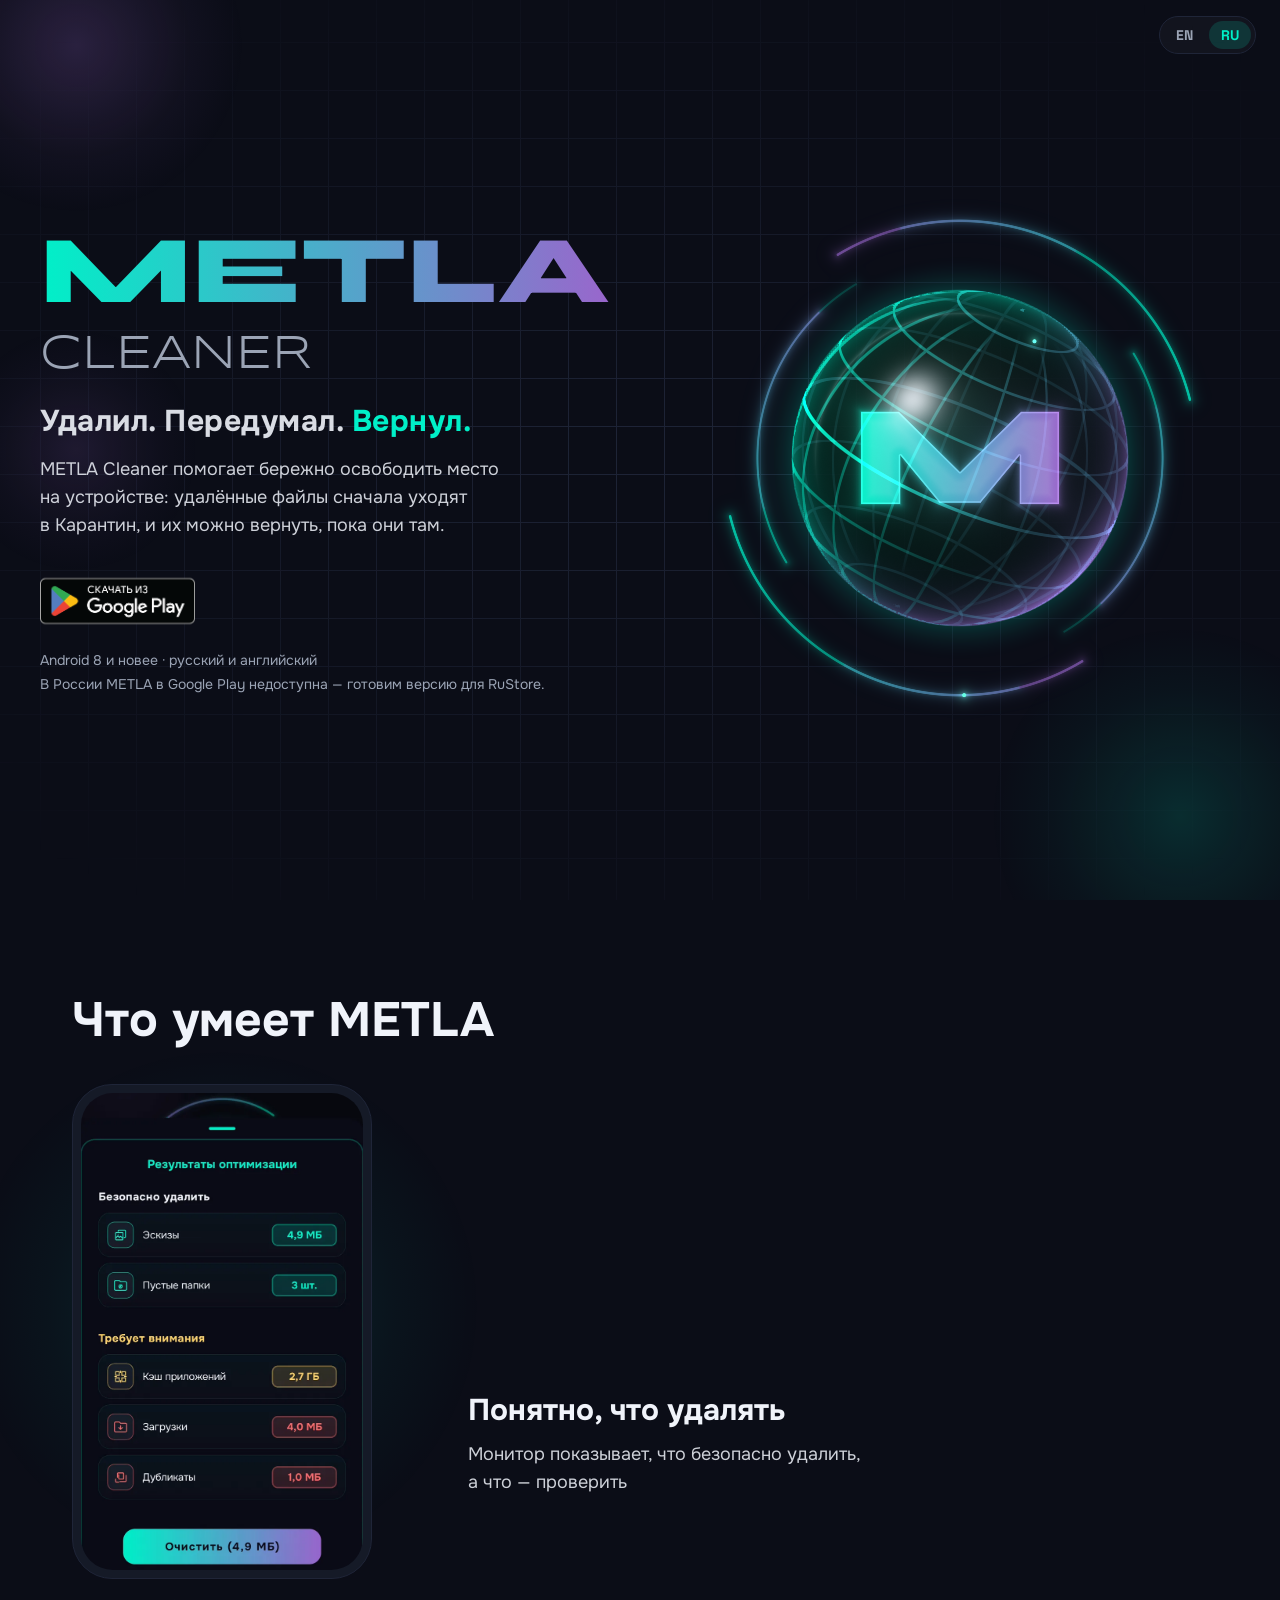
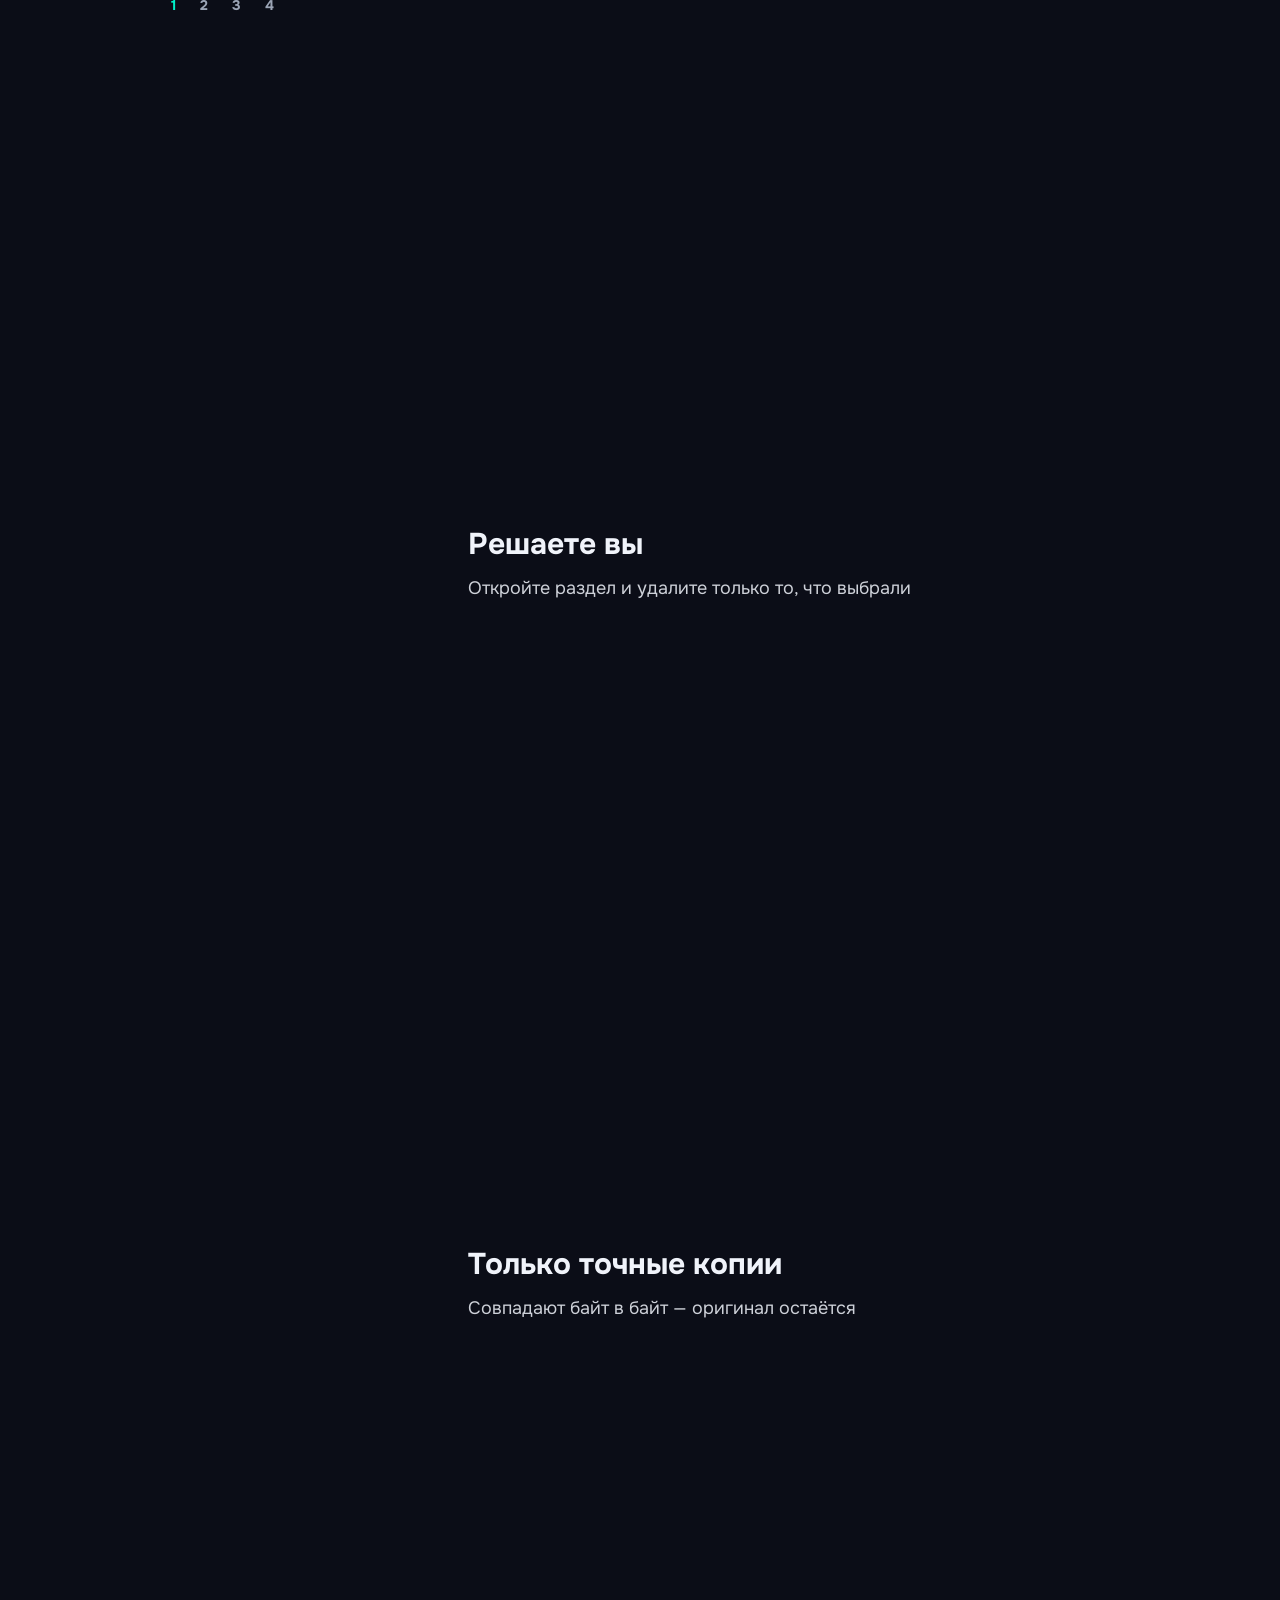
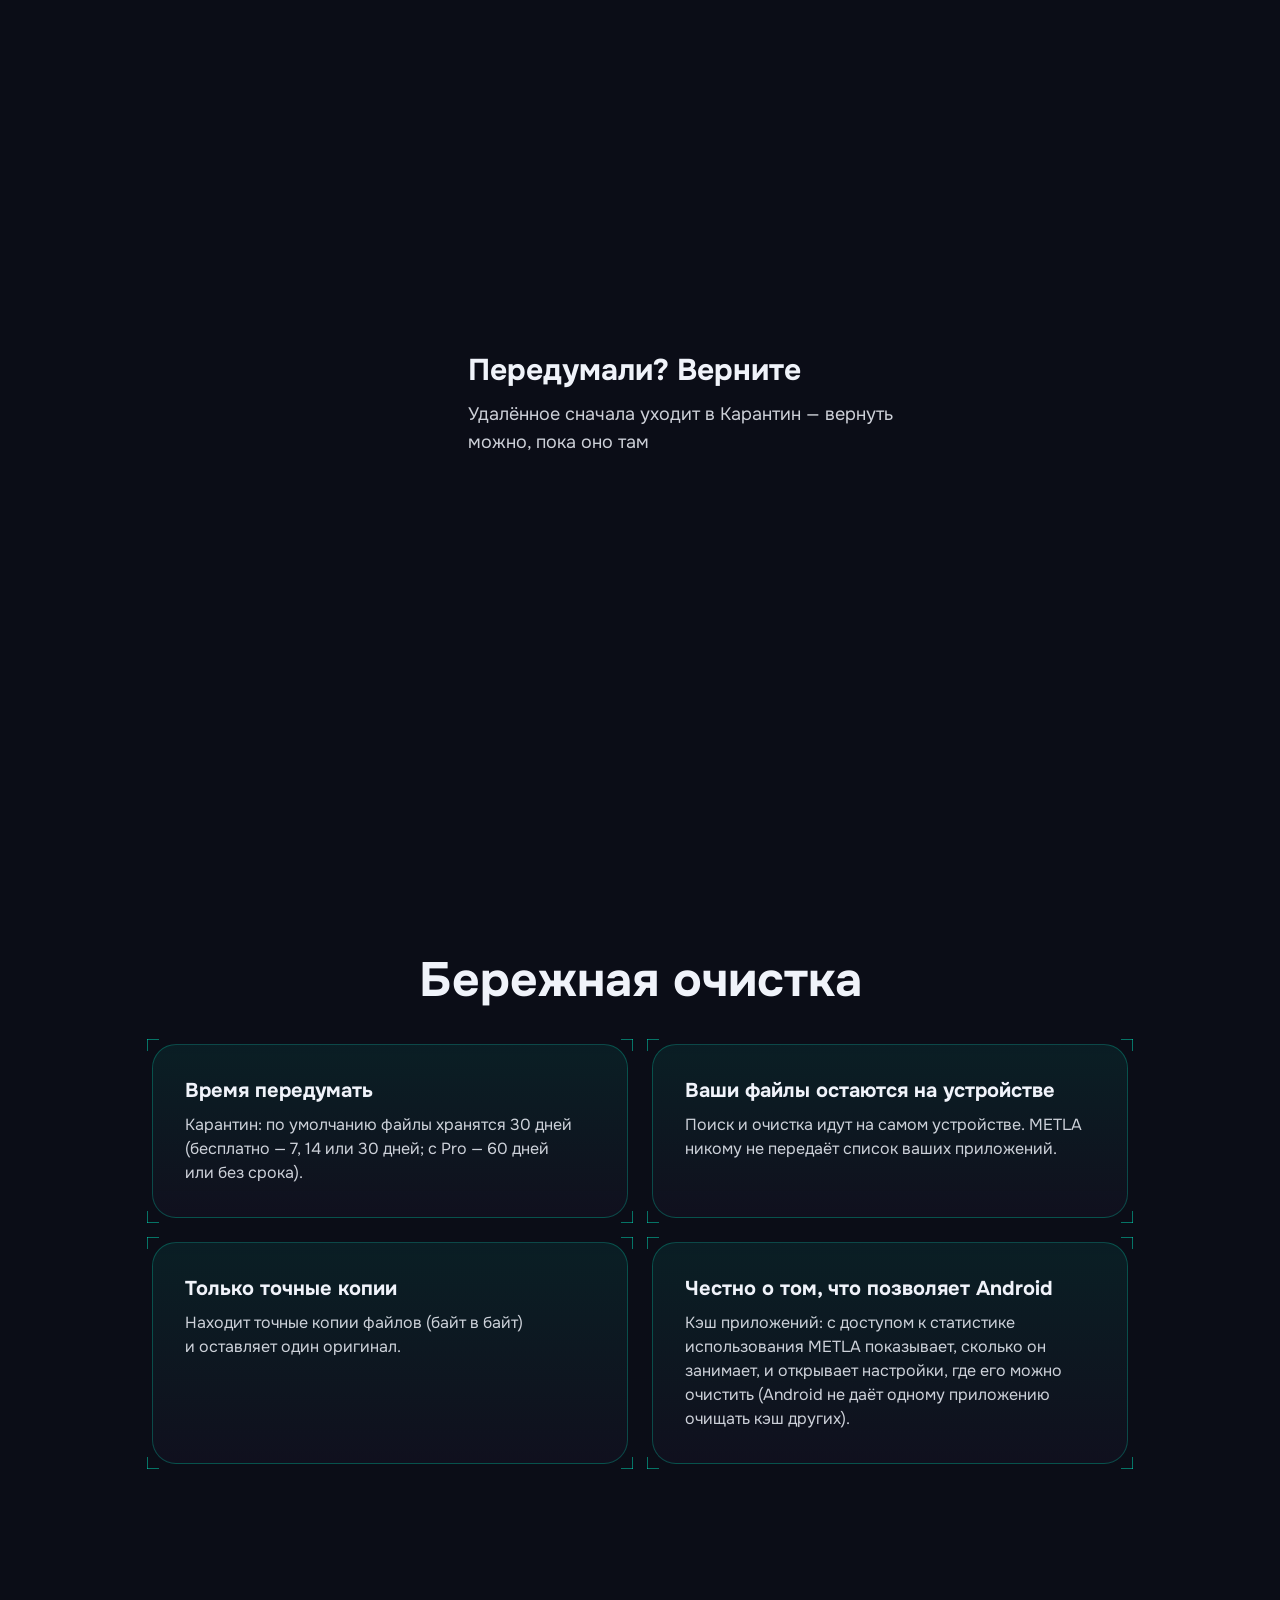
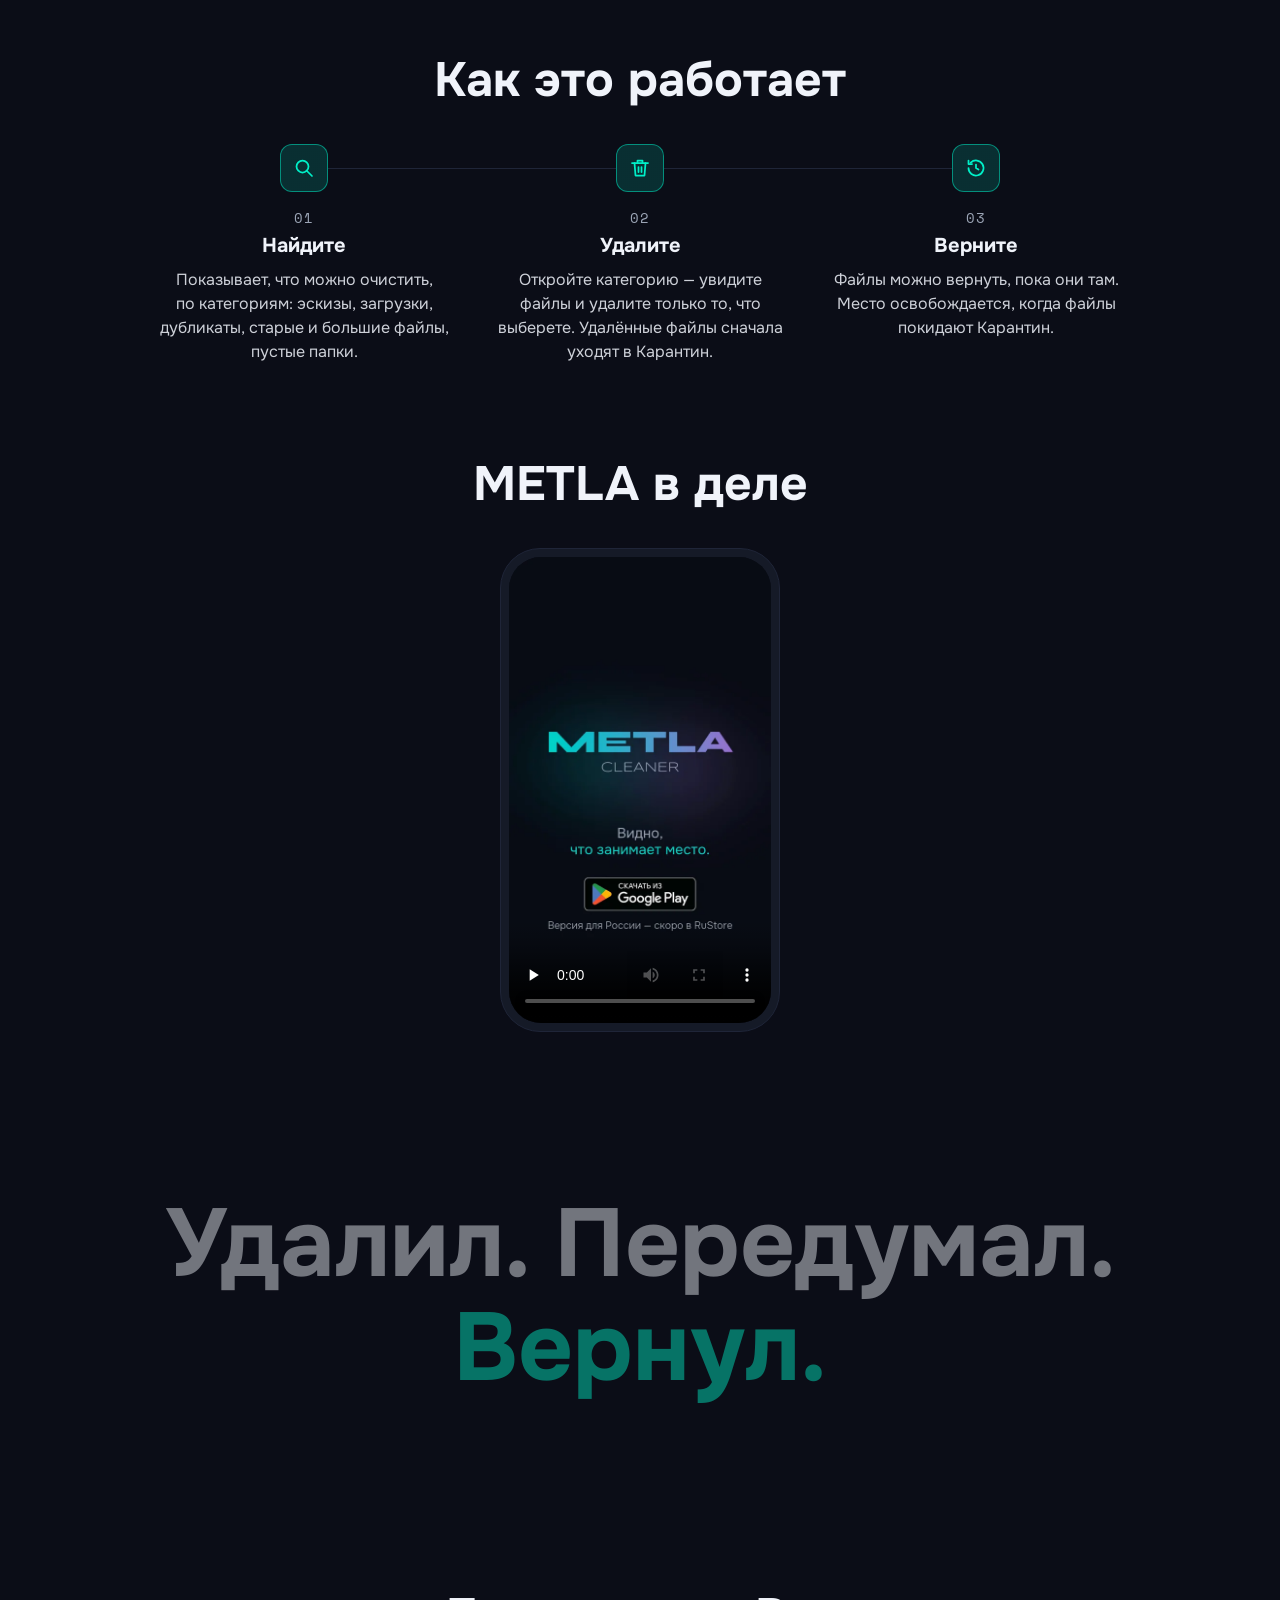
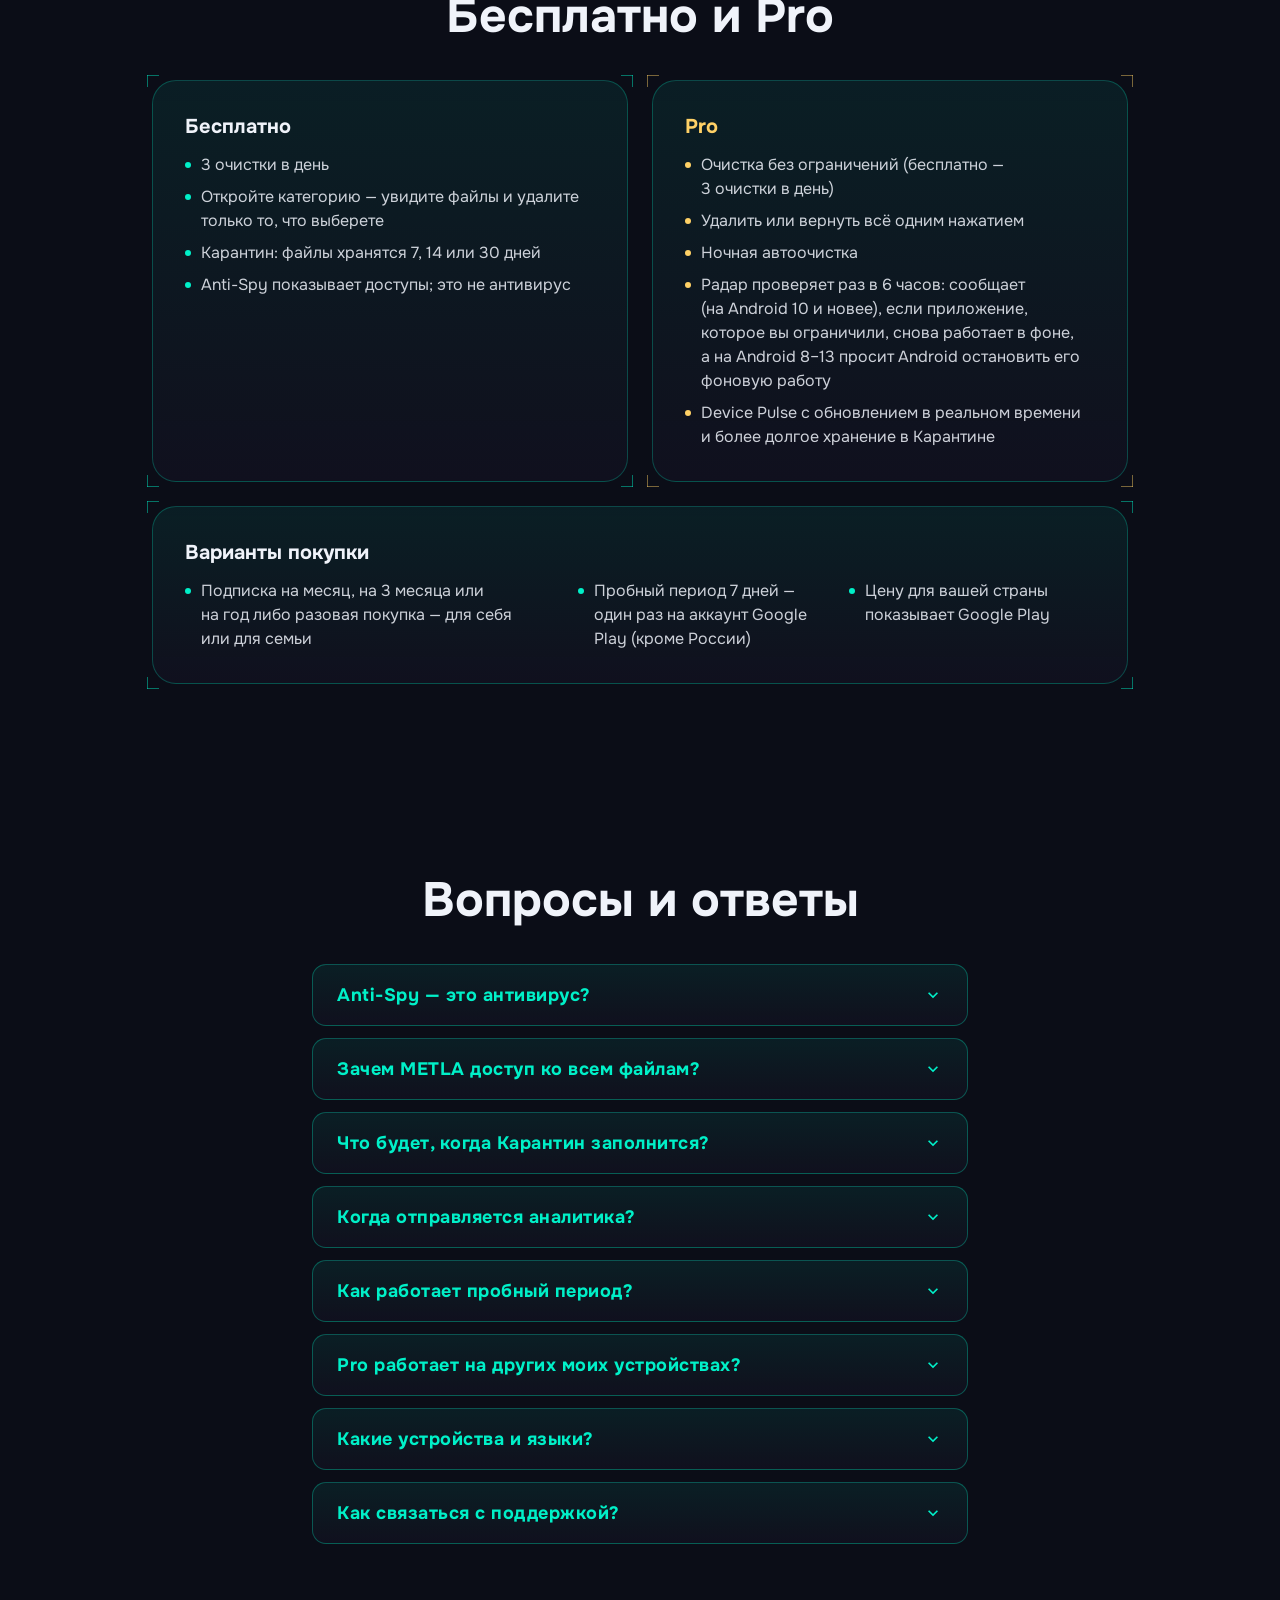
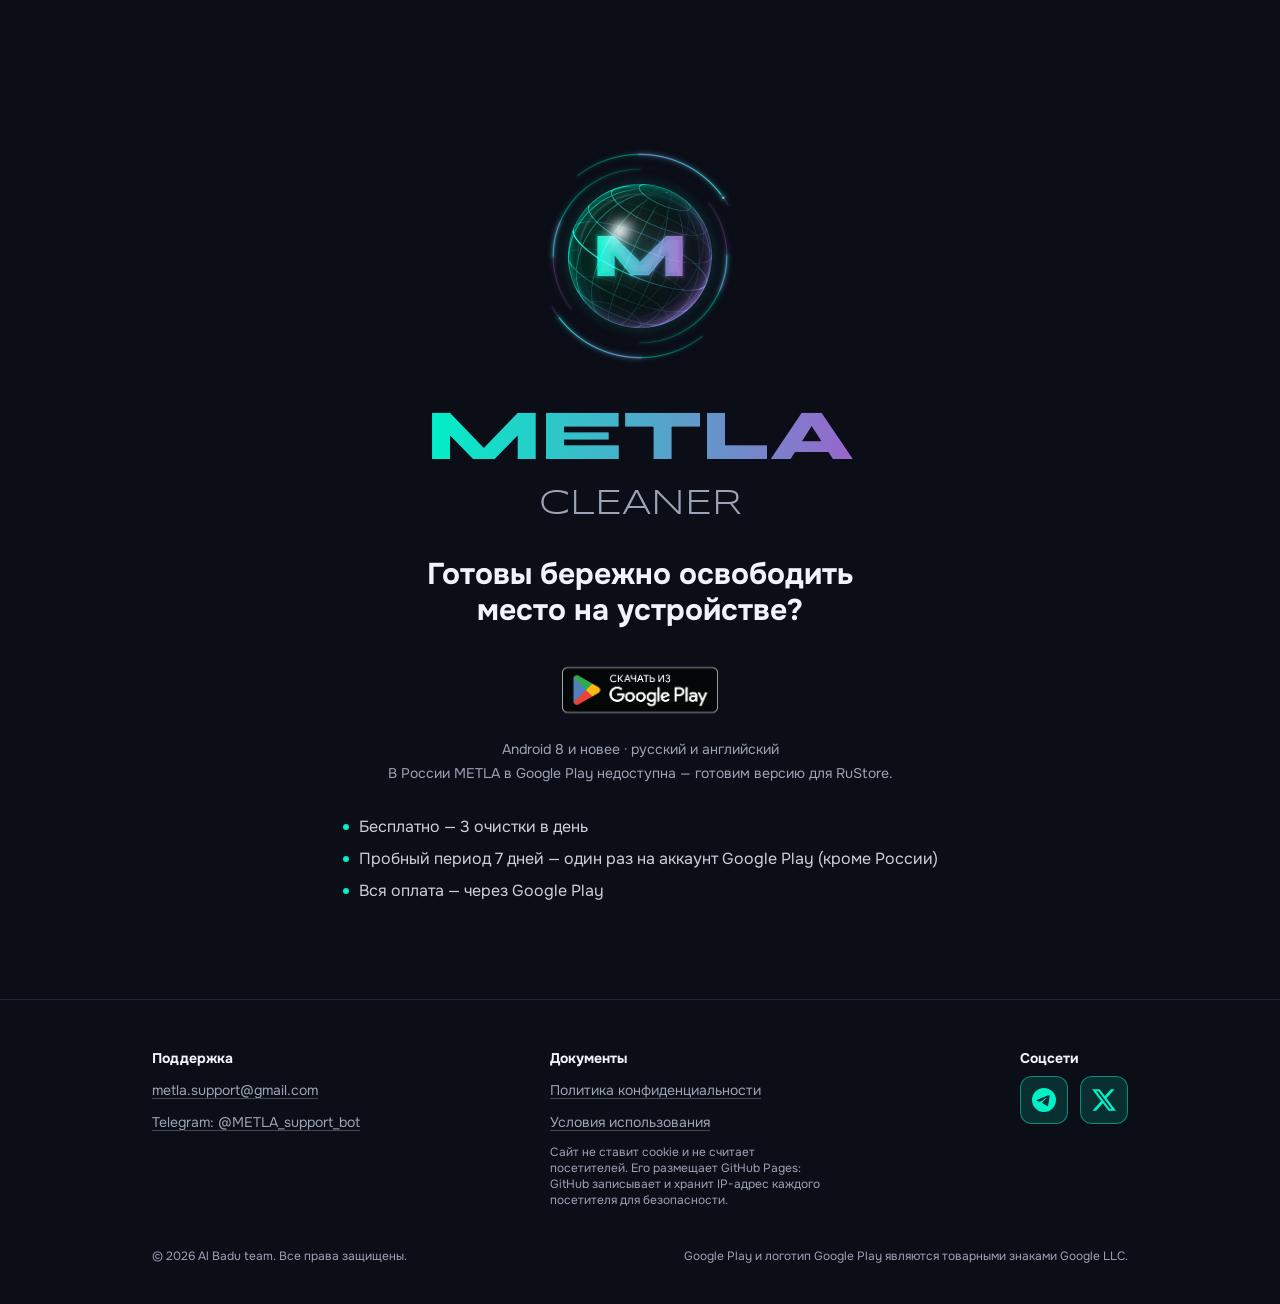
<file: ru/index.html>
<!doctype html>
<!-- Русская страница (адрес /ru/): собрана tools/make_ru.py из index.html и слов main.js — руками не править -->
<html lang="ru">
<head>
  <meta charset="utf-8">
  <meta name="viewport" content="width=device-width, initial-scale=1, viewport-fit=cover">
  <script>
    // Язык — по адресу: / — английский, /ru/ — русский. Корень без выбора — по языку браузера: русский уходит на /ru/
    // сразу, до стилей и картинок. Выбор в переключателе помнит сама вкладка (history.state), хранилища браузера нет.
    (function () {
      var root = document.documentElement;
      if (root.lang === 'en' && !(history.state && history.state.lang)) {
        var list = navigator.languages || [navigator.language || 'en'];
        for (var i = 0; i < list.length; i++) {
          var l = String(list[i]).toLowerCase();
          if (l.indexOf('ru') === 0) { location.replace('/ru/' + location.search + location.hash); return; }
          if (l.indexOf('en') === 0) break;
        }
      }
      if ('IntersectionObserver' in window) root.classList.add('js');
    })();
  </script>
  <title>METLA Cleaner — Удалил. Передумал. Вернул.</title>
  <meta name="description" content="METLA Cleaner помогает бережно освободить место на устройстве: удалённые файлы сначала уходят в Карантин, и их можно вернуть, пока они там.">
  <link rel="canonical" href="https://metlacleaner.com/ru/">
  <link rel="alternate" hreflang="en" href="https://metlacleaner.com/">
  <link rel="alternate" hreflang="ru" href="https://metlacleaner.com/ru/">
  <link rel="alternate" hreflang="x-default" href="https://metlacleaner.com/">
  <meta property="og:type" content="website">
  <meta property="og:site_name" content="METLA Cleaner">
  <meta property="og:title" content="METLA Cleaner — Удалил. Передумал. Вернул.">
  <meta property="og:description" content="METLA Cleaner помогает бережно освободить место на устройстве: удалённые файлы сначала уходят в Карантин, и их можно вернуть, пока они там.">
  <meta property="og:url" content="https://metlacleaner.com/ru/">
  <meta property="og:image" content="https://metlacleaner.com/assets/img/og-ru.jpg">
  <meta property="og:image:width" content="1200">
  <meta property="og:image:height" content="630">
  <meta property="og:image:alt" content="METLA Cleaner — Удалил. Передумал. Вернул.">
  <meta property="og:locale" content="ru_RU">
  <meta property="og:locale:alternate" content="en_US">
  <meta name="twitter:card" content="summary_large_image">
  <meta name="theme-color" content="#0B0D17">
  <meta name="color-scheme" content="dark">
  <link rel="icon" href="/assets/img/favicon-96.png" sizes="96x96" type="image/png">
  <link rel="icon" href="/assets/img/favicon-32.png" sizes="32x32" type="image/png">
  <link rel="apple-touch-icon" href="/assets/img/apple-touch-icon.png">
  <link rel="preload" href="/assets/fonts/syne-800.woff" as="font" type="font/woff" crossorigin>
  <link rel="preload" href="/assets/fonts/syncopate-400.woff" as="font" type="font/woff" crossorigin>
  <link rel="stylesheet" href="/assets/css/site.css">
</head>
<body>
  <a class="skip" href="#main" data-t="skip">Перейти к&nbsp;содержимому</a>

  <div class="bar" id="bar" inert>
    <div class="bar__inner">
      <a class="bar__home" href="#main" aria-label="METLA Cleaner">
        <img class="bar__sign" src="/assets/img/sign-96.webp" width="96" height="96" alt="">
        <span class="bar__name"><span class="bar__metla">METLA</span><span class="bar__cleaner">CLEANER</span></span>
      </a>
      <div class="lang" role="group" aria-label="Язык">
        <button type="button" data-lang="en" aria-pressed="false">EN</button>
        <button type="button" data-lang="ru" aria-pressed="true">RU</button>
      </div>
      <a class="play-badge" href="https://play.google.com/store/apps/details?id=com.metla.cleaner&amp;hl=ru">
        <img lang="en" src="/assets/img/google-play-badge-en.png" width="646" height="250" alt="Get it on Google Play" loading="lazy">
        <img lang="ru" src="/assets/img/google-play-badge-ru.png" width="646" height="250" alt="Скачать из Google Play" loading="lazy">
      </a>
    </div>
  </div>

  <header class="topbar">
    <div class="lang" role="group" aria-label="Язык">
      <button type="button" data-lang="en" aria-pressed="false">EN</button>
      <button type="button" data-lang="ru" aria-pressed="true">RU</button>
    </div>
  </header>

  <main id="main">
    <section class="hero" aria-labelledby="hero-title">
      <div class="spots" aria-hidden="true">
        <span class="spot spot--1"></span>
        <span class="spot spot--2"></span>
        <span class="spot spot--3"></span>
      </div>

      <div class="hero__inner">
        <div class="hero__text">
          <h1 class="wordmark" id="hero-title">
            <span class="wordmark__metla">METLA</span>
            <span class="wordmark__cleaner">CLEANER</span>
          </h1>
          <p class="slogan"><span data-t="sloganA">Удалил. Передумал.</span> <span class="slogan__accent" data-t="sloganB">Вернул.</span></p>
          <p class="lead" data-t="lead">METLA Cleaner помогает бережно освободить место на&nbsp;устройстве: удалённые файлы сначала уходят в&nbsp;Карантин, и&nbsp;их можно вернуть, пока они там.</p>
          <a class="play-badge" href="https://play.google.com/store/apps/details?id=com.metla.cleaner&amp;hl=ru">
            <img lang="en" src="/assets/img/google-play-badge-en.png" width="646" height="250" alt="Get it on Google Play" loading="lazy">
            <img lang="ru" src="/assets/img/google-play-badge-ru.png" width="646" height="250" alt="Скачать из Google Play" loading="lazy">
          </a>
          <p class="fact" data-t="fact">Android&nbsp;8 и&nbsp;новее · русский и&nbsp;английский</p>
          <p class="fact" data-t="russia">В&nbsp;России METLA в&nbsp;Google Play недоступна&nbsp;— готовим версию для&nbsp;RuStore.</p>
        </div>

        <div class="hero__stage">
          <div class="orb" aria-hidden="true">
            <canvas></canvas>
            <img width="1040" height="1040" alt="">
            <noscript><img src="/assets/img/sphere.webp" width="1040" height="1040" alt=""></noscript>
          </div>
        </div>
      </div>
    </section>

    <section class="screens" aria-labelledby="screens-title">
      <div class="screens__inner">
        <h2 class="section-title screens__title" id="screens-title" data-t="screensTitle" data-reveal="all">Что умеет METLA</h2>

        <div class="screens__layout">
          <div class="screens__stage" aria-hidden="true">
            <div class="phone">
              <img class="is-on" data-shot="monitor" width="720" height="1219" alt="" loading="lazy" decoding="async">
              <img data-shot="cleanable" width="720" height="1219" alt="" loading="lazy" decoding="async">
              <img data-shot="duplicates" width="720" height="1219" alt="" loading="lazy" decoding="async">
              <img data-shot="quarantine" width="720" height="1219" alt="" loading="lazy" decoding="async">
            </div>
            <ol class="screens__nums">
              <li class="is-on">1</li>
              <li>2</li>
              <li>3</li>
              <li>4</li>
            </ol>
          </div>

          <div class="screens__list" data-reveal="narrow">
            <ol class="shots" id="shots" aria-label="Снимки экрана" data-t-label="shotsLabel">
              <li class="shot is-on">
                <figure>
                  <div class="phone"><img data-shot="monitor" data-alt="altMonitor" width="720" height="1219" alt="" loading="lazy" decoding="async"><noscript><img src="/assets/img/screen-monitor-ru.webp" width="720" height="1219" alt="Снимок экрана METLA Cleaner: экран «Монитор»"></noscript></div>
                  <figcaption data-reveal="wide">
                    <h3 class="shot__title" data-t="shotMonitorT">Понятно, что удалять</h3>
                    <p class="shot__line" data-t="shotMonitorL">Монитор показывает, что безопасно удалить, а&nbsp;что&nbsp;— проверить</p>
                  </figcaption>
                </figure>
              </li>
              <li class="shot">
                <figure>
                  <div class="phone"><img data-shot="cleanable" data-alt="altCleanable" width="720" height="1219" alt="" loading="lazy" decoding="async"><noscript><img src="/assets/img/screen-cleanable-ru.webp" width="720" height="1219" alt="Снимок экрана METLA Cleaner: экран «Что можно очистить»"></noscript></div>
                  <figcaption data-reveal="wide">
                    <h3 class="shot__title" data-t="shotCleanableT">Решаете вы</h3>
                    <p class="shot__line" data-t="shotCleanableL">Откройте раздел и&nbsp;удалите только то, что выбрали</p>
                  </figcaption>
                </figure>
              </li>
              <li class="shot">
                <figure>
                  <div class="phone"><img data-shot="duplicates" data-alt="altDuplicates" width="720" height="1219" alt="" loading="lazy" decoding="async"><noscript><img src="/assets/img/screen-duplicates-ru.webp" width="720" height="1219" alt="Снимок экрана METLA Cleaner: экран «Дубликаты»"></noscript></div>
                  <figcaption data-reveal="wide">
                    <h3 class="shot__title" data-t="shotDuplicatesT">Только точные копии</h3>
                    <p class="shot__line" data-t="shotDuplicatesL">Совпадают байт в&nbsp;байт&nbsp;— оригинал остаётся</p>
                  </figcaption>
                </figure>
              </li>
              <li class="shot">
                <figure>
                  <div class="phone"><img data-shot="quarantine" data-alt="altQuarantine" width="720" height="1219" alt="" loading="lazy" decoding="async"><noscript><img src="/assets/img/screen-quarantine-ru.webp" width="720" height="1219" alt="Снимок экрана METLA Cleaner: экран «Карантин»"></noscript></div>
                  <figcaption data-reveal="wide">
                    <h3 class="shot__title" data-t="shotQuarantineT">Передумали? Верните</h3>
                    <p class="shot__line" data-t="shotQuarantineL">Удалённое сначала уходит в&nbsp;Карантин&nbsp;— вернуть можно, пока оно там</p>
                  </figcaption>
                </figure>
              </li>
            </ol>
            <div class="shots__dots" role="group" aria-label="Снимки экрана" data-t-label="shotsLabel">
              <button type="button" aria-current="true" aria-label="Снимок 1" data-t-label="dot1"></button>
              <button type="button" aria-label="Снимок 2" data-t-label="dot2"></button>
              <button type="button" aria-label="Снимок 3" data-t-label="dot3"></button>
              <button type="button" aria-label="Снимок 4" data-t-label="dot4"></button>
            </div>
          </div>
        </div>
      </div>
    </section>

    <section class="benefits" aria-labelledby="benefits-title">
      <div class="benefits__inner">
        <h2 class="section-title" id="benefits-title" data-t="benefitsTitle" data-reveal="all">Бережная очистка</h2>
        <ul class="benefits__list">
          <li class="benefit" data-reveal="all">
            <h3 class="benefit__title" data-t="benefit1T">Время передумать</h3>
            <p class="benefit__text" data-t="benefit1D">Карантин: по&nbsp;умолчанию файлы хранятся 30&nbsp;дней (бесплатно&nbsp;— 7, 14 или 30&nbsp;дней; с&nbsp;Pro&nbsp;— 60&nbsp;дней или без&nbsp;срока).</p>
          </li>
          <li class="benefit" data-reveal="all">
            <h3 class="benefit__title" data-t="benefit2T">Ваши файлы остаются на&nbsp;устройстве</h3>
            <p class="benefit__text" data-t="benefit2D">Поиск и&nbsp;очистка идут на&nbsp;самом устройстве. METLA никому не&nbsp;передаёт список ваших приложений.</p>
          </li>
          <li class="benefit" data-reveal="all">
            <h3 class="benefit__title" data-t="benefit3T">Только точные копии</h3>
            <p class="benefit__text" data-t="benefit3D">Находит точные копии файлов (байт в&nbsp;байт) и&nbsp;оставляет один оригинал.</p>
          </li>
          <li class="benefit" data-reveal="all">
            <h3 class="benefit__title" data-t="benefit4T">Честно о&nbsp;том, что позволяет Android</h3>
            <p class="benefit__text" data-t="benefit4D">Кэш приложений: с&nbsp;доступом к&nbsp;статистике использования METLA показывает, сколько он занимает, и&nbsp;открывает настройки, где его можно очистить (Android не&nbsp;даёт одному приложению очищать кэш других).</p>
          </li>
        </ul>
      </div>
    </section>

    <section class="how" aria-labelledby="how-title">
      <div class="how__inner">
        <h2 class="section-title" id="how-title" data-t="howTitle" data-reveal="all">Как это работает</h2>
        <ol class="steps">
          <li class="step" data-reveal="all">
            <span class="step__icon" aria-hidden="true">
              <svg viewBox="0 0 24 24"><circle cx="10.5" cy="10.5" r="6"/><path d="M15 15l5 5"/></svg>
            </span>
            <div class="step__body">
              <span class="step__num" aria-hidden="true">01</span>
              <h3 class="step__title" data-t="step1T">Найдите</h3>
              <p class="step__text" data-t="step1D">Показывает, что можно очистить, по&nbsp;категориям: эскизы, загрузки, дубликаты, старые и&nbsp;большие файлы, пустые папки.</p>
            </div>
          </li>
          <li class="step" data-reveal="all">
            <span class="step__icon" aria-hidden="true">
              <svg viewBox="0 0 24 24"><path d="M4 7h16"/><path d="M9.5 7V4.5h5V7"/><path d="M6.5 7l1 12.5h9l1-12.5"/><path d="M10.5 11v5"/><path d="M13.5 11v5"/></svg>
            </span>
            <div class="step__body">
              <span class="step__num" aria-hidden="true">02</span>
              <h3 class="step__title" data-t="step2T">Удалите</h3>
              <p class="step__text" data-t="step2D">Откройте категорию&nbsp;— увидите файлы и&nbsp;удалите только то, что выберете. Удалённые файлы сначала уходят в&nbsp;Карантин.</p>
            </div>
          </li>
          <li class="step" data-reveal="all">
            <span class="step__icon" aria-hidden="true">
              <svg viewBox="0 0 24 24"><path d="M4.5 12a7.5 7.5 0 1 0 2.2-5.3"/><path d="M4.5 4.5V8H8"/><path d="M12 8.5V12l2.5 1.5"/></svg>
            </span>
            <div class="step__body">
              <span class="step__num" aria-hidden="true">03</span>
              <h3 class="step__title" data-t="step3T">Верните</h3>
              <p class="step__text" data-t="step3D">Файлы можно вернуть, пока они там. Место освобождается, когда файлы покидают Карантин.</p>
            </div>
          </li>
        </ol>
      </div>
    </section>

    <section class="video" aria-labelledby="video-title">
      <div class="video__inner" data-reveal="all">
        <h2 class="section-title" id="video-title" data-t="videoTitle">METLA в&nbsp;деле</h2>
        <div class="phone video__phone">
          <video class="video__player" controls preload="none" playsinline poster="/assets/img/video-poster-ru.webp" width="1080" height="1920" aria-label="Ролик METLA Cleaner" data-t-label="videoLabel" data-video>
            <source src="/assets/video/metla-ru.mp4" type="video/mp4">
          </video>
        </div>
      </div>
    </section>

    <section class="motto" aria-labelledby="motto-title">
      <div class="motto__inner">
        <h2 class="motto__text" id="motto-title">
          <span class="motto__word" data-t="mottoW1">Удалил.</span>
          <span class="motto__word" data-t="mottoW2">Передумал.</span>
          <span class="motto__word motto__word--accent" data-t="mottoW3">Вернул.</span>
        </h2>
      </div>
    </section>

    <section class="benefits" aria-labelledby="plans-title">
      <div class="benefits__inner">
        <h2 class="section-title" id="plans-title" data-t="plansTitle" data-reveal="all">Бесплатно и&nbsp;Pro</h2>
        <ul class="benefits__list">
          <li class="benefit" data-reveal="all">
            <h3 class="benefit__title" data-t="plansFreeT">Бесплатно</h3>
            <ul class="plans__items">
              <li data-t="plansF1">3&nbsp;очистки в&nbsp;день</li>
              <li data-t="plansF2">Откройте категорию&nbsp;— увидите файлы и&nbsp;удалите только то, что выберете</li>
              <li data-t="plansF3">Карантин: файлы хранятся 7, 14 или 30&nbsp;дней</li>
              <li data-t="plansF4">Anti-Spy показывает доступы; это не&nbsp;антивирус</li>
            </ul>
          </li>
          <li class="benefit plans__pro" data-reveal="all">
            <h3 class="benefit__title">Pro</h3>
            <ul class="plans__items">
              <li data-t="plansP1">Очистка без&nbsp;ограничений (бесплатно&nbsp;— 3&nbsp;очистки в&nbsp;день)</li>
              <li data-t="plansP2">Удалить или&nbsp;вернуть всё одним нажатием</li>
              <li data-t="plansP3">Ночная автоочистка</li>
              <li data-t="plansP4">Радар проверяет раз в&nbsp;6&nbsp;часов: сообщает (на&nbsp;Android&nbsp;10 и&nbsp;новее), если приложение, которое вы ограничили, снова работает в&nbsp;фоне, а&nbsp;на&nbsp;Android&nbsp;8–&#8288;13 просит Android остановить его фоновую работу</li>
              <li data-t="plansP5">Device Pulse с&nbsp;обновлением в&nbsp;реальном времени и&nbsp;более долгое хранение в&nbsp;Карантине</li>
            </ul>
          </li>
          <li class="benefit plans__buy" data-reveal="all">
            <h3 class="benefit__title" data-t="plansBuyT">Варианты покупки</h3>
            <ul class="plans__items">
              <li data-t="plansB1">Подписка на&nbsp;месяц, на&nbsp;3&nbsp;месяца или на&nbsp;год либо разовая покупка&nbsp;— для себя или&nbsp;для семьи</li>
              <li data-t="cta2">Пробный период 7&nbsp;дней&nbsp;— один раз на&nbsp;аккаунт Google Play (кроме&nbsp;России)</li>
              <li data-t="plansB3">Цену для вашей страны показывает Google Play</li>
            </ul>
          </li>
        </ul>
      </div>
    </section>

    <section class="faq" aria-labelledby="faq-title">
      <div class="faq__inner">
        <h2 class="section-title" id="faq-title" data-t="faqTitle" data-reveal="all">Вопросы и ответы</h2>
        <div class="faq__list" data-reveal="all">
          <details class="faq__item">
            <summary class="faq__q"><span data-t="q1">Anti-Spy&nbsp;— это антивирус?</span><svg class="faq__arrow" viewBox="0 0 24 24" aria-hidden="true"><path d="M7.41 8.59 12 13.17l4.59-4.58L18 10l-6 6-6-6z"/></svg></summary>
            <div class="faq__a">
              <p data-t="a1">Активность и&nbsp;Anti-Spy: сколько работают приложения и&nbsp;каким выдан или&nbsp;кто просит доступ к&nbsp;камере, микрофону, местоположению, контактам, телефону, СМС и&nbsp;памяти&nbsp;— с&nbsp;переходом в&nbsp;настройки, чтобы его изменить. Anti-Spy показывает доступы; это не&nbsp;антивирус.</p>
            </div>
          </details>
          <details class="faq__item">
            <summary class="faq__q"><span data-t="q2">Зачем METLA доступ ко&nbsp;всем файлам?</span><svg class="faq__arrow" viewBox="0 0 24 24" aria-hidden="true"><path d="M7.41 8.59 12 13.17l4.59-4.58L18 10l-6 6-6-6z"/></svg></summary>
            <div class="faq__a">
              <p data-t="a2">На&nbsp;Android&nbsp;11 и&nbsp;новее METLA нужен доступ ко&nbsp;всем файлам, чтобы находить дубликаты файлов любого типа, пустые папки и&nbsp;старые загрузки во&nbsp;всей памяти и&nbsp;переносить удалённые файлы в&nbsp;Карантин и&nbsp;обратно. Без&nbsp;него эти функции не&nbsp;запускаются. METLA никогда не&nbsp;открывает личные папки других приложений.</p>
            </div>
          </details>
          <details class="faq__item">
            <summary class="faq__q"><span data-t="q3">Что будет, когда Карантин заполнится?</span><svg class="faq__arrow" viewBox="0 0 24 24" aria-hidden="true"><path d="M7.41 8.59 12 13.17l4.59-4.58L18 10l-6 6-6-6z"/></svg></summary>
            <div class="faq__a">
              <p data-t="a3">Объём Карантина ограничен (по&nbsp;умолчанию 1&nbsp;ГБ, можно изменить): когда место кончается, METLA предупреждает и&nbsp;спрашивает, прежде чем удалить самые старые файлы насовсем.</p>
            </div>
          </details>
          <details class="faq__item">
            <summary class="faq__q"><span data-t="q4">Когда отправляется аналитика?</span><svg class="faq__arrow" viewBox="0 0 24 24" aria-hidden="true"><path d="M7.41 8.59 12 13.17l4.59-4.58L18 10l-6 6-6-6z"/></svg></summary>
            <div class="faq__a">
              <p data-t="a4">Разрешения, о&nbsp;которых Android спрашивает вас, METLA просит, когда они нужны функции. Аналитика и&nbsp;отчёты о&nbsp;сбоях отправляются только после вашего согласия, их можно выключить в&nbsp;Настройках.</p>
              <p><a class="faq__link" href="https://albadun.github.io/metla-privacy/" data-link="privacy" data-t="privacy">Политика конфиденциальности</a></p>
            </div>
          </details>
          <details class="faq__item">
            <summary class="faq__q"><span data-t="q6">Как работает пробный период?</span><svg class="faq__arrow" viewBox="0 0 24 24" aria-hidden="true"><path d="M7.41 8.59 12 13.17l4.59-4.58L18 10l-6 6-6-6z"/></svg></summary>
            <div class="faq__a">
              <p data-t="a6">Пробный период 7&nbsp;дней&nbsp;— один раз на&nbsp;аккаунт Google Play. Если не&nbsp;отменить его до&nbsp;конца, спишется цена тарифа, дальше подписка продлевается сама, пока вы не&nbsp;отмените её в&nbsp;Google Play. Вся оплата&nbsp;— через Google Play. В&nbsp;России METLA в&nbsp;Google Play недоступна&nbsp;— готовим версию для&nbsp;RuStore.</p>
            </div>
          </details>
          <details class="faq__item">
            <summary class="faq__q"><span data-t="q7">Pro работает на&nbsp;других моих устройствах?</span><svg class="faq__arrow" viewBox="0 0 24 24" aria-hidden="true"><path d="M7.41 8.59 12 13.17l4.59-4.58L18 10l-6 6-6-6z"/></svg></summary>
            <div class="faq__a">
              <p data-t="a7">Pro действует на&nbsp;всех устройствах с&nbsp;тем же аккаунтом Google Play; у&nbsp;участника семьи&nbsp;— через вход в&nbsp;аккаунт METLA.</p>
            </div>
          </details>
          <details class="faq__item">
            <summary class="faq__q"><span data-t="q8">Какие устройства и&nbsp;языки?</span><svg class="faq__arrow" viewBox="0 0 24 24" aria-hidden="true"><path d="M7.41 8.59 12 13.17l4.59-4.58L18 10l-6 6-6-6z"/></svg></summary>
            <div class="faq__a">
              <p data-t="a8">Работает на&nbsp;телефонах и&nbsp;планшетах с&nbsp;Android&nbsp;8 и&nbsp;новее, на&nbsp;русском и&nbsp;английском.</p>
            </div>
          </details>
          <details class="faq__item">
            <summary class="faq__q"><span data-t="q9">Как связаться с&nbsp;поддержкой?</span><svg class="faq__arrow" viewBox="0 0 24 24" aria-hidden="true"><path d="M7.41 8.59 12 13.17l4.59-4.58L18 10l-6 6-6-6z"/></svg></summary>
            <div class="faq__a">
              <p data-t="a9">Вопросы и&nbsp;идеи&nbsp;— пишите нам из&nbsp;приложения: Профиль → Поддержка.</p>
              <p><a class="faq__link" href="mailto:metla.support@gmail.com">metla.support@gmail.com</a></p>
            </div>
          </details>
        </div>
      </div>
    </section>

    <section class="cta" aria-labelledby="cta-title">
      <div class="cta__inner" data-reveal="all">
        <img class="cta__sphere" src="/assets/img/sphere-cta.webp" width="480" height="480" alt="" loading="lazy" decoding="async">
        <h2 class="cta__name" id="cta-title">
          <span class="cta__metla">METLA</span>
          <span class="cta__cleaner">CLEANER</span>
        </h2>
        <p class="cta__ask" data-t="ctaAsk">Готовы бережно освободить место на&nbsp;устройстве?</p>
        <a class="play-badge" href="https://play.google.com/store/apps/details?id=com.metla.cleaner&amp;hl=ru">
          <img lang="en" src="/assets/img/google-play-badge-en.png" width="646" height="250" alt="Get it on Google Play" loading="lazy">
          <img lang="ru" src="/assets/img/google-play-badge-ru.png" width="646" height="250" alt="Скачать из Google Play" loading="lazy">
        </a>
        <p class="fact" data-t="fact">Android&nbsp;8 и&nbsp;новее · русский и&nbsp;английский</p>
        <p class="fact" data-t="russia">В&nbsp;России METLA в&nbsp;Google Play недоступна&nbsp;— готовим версию для&nbsp;RuStore.</p>
        <ul class="cta__facts">
          <li data-t="cta1">Бесплатно&nbsp;— 3&nbsp;очистки в&nbsp;день</li>
          <li data-t="cta2">Пробный период 7&nbsp;дней&nbsp;— один раз на&nbsp;аккаунт Google Play (кроме&nbsp;России)</li>
          <li data-t="cta3">Вся оплата&nbsp;— через Google Play</li>
        </ul>
      </div>
    </section>
  </main>

  <footer class="footer">
    <div class="footer__inner">
      <div class="footer__cols">
        <div class="footer__col">
          <h2 class="footer__head" data-t="footSupport">Поддержка</h2>
          <ul class="footer__links">
            <li><a href="mailto:metla.support@gmail.com">metla.support@gmail.com</a></li>
            <li><a href="https://t.me/METLA_support_bot">Telegram: @METLA_support_bot</a></li>
          </ul>
        </div>
        <div class="footer__col">
          <h2 class="footer__head" data-t="footLegal">Документы</h2>
          <ul class="footer__links">
            <li><a href="https://albadun.github.io/metla-privacy/" data-link="privacy" data-t="privacy">Политика конфиденциальности</a></li>
            <li><a href="https://albadun.github.io/metla-privacy/terms/" data-link="terms" data-t="terms">Условия использования</a></li>
          </ul>
          <p class="footer__note" data-t="footData">Сайт не&nbsp;ставит cookie и&nbsp;не&nbsp;считает посетителей. Его размещает GitHub Pages: GitHub записывает и&nbsp;хранит IP-&#8288;адрес каждого посетителя для&nbsp;безопасности.</p>
        </div>
        <div class="footer__col">
          <h2 class="footer__head" data-t="footSocial">Соцсети</h2>
          <ul class="footer__social">
            <li>
              <a class="footer__icon" href="https://t.me/metla_cleaner" data-link="telegram" aria-label="METLA Cleaner в&nbsp;Telegram" data-t-label="socialTelegram">
                <svg viewBox="0 0 24 24" aria-hidden="true"><path d="M11.944 0A12 12 0 0 0 0 12a12 12 0 0 0 12 12 12 12 0 0 0 12-12A12 12 0 0 0 12 0a12 12 0 0 0-.056 0zm4.962 7.224c.1-.002.321.023.465.14a.506.506 0 0 1 .171.325c.016.093.036.306.02.472-.18 1.898-.962 6.502-1.36 8.627-.168.9-.499 1.201-.82 1.23-.696.065-1.225-.46-1.9-.902-1.056-.693-1.653-1.124-2.678-1.8-1.185-.78-.417-1.21.258-1.91.177-.184 3.247-2.977 3.307-3.23.007-.032.014-.15-.056-.212s-.174-.041-.249-.024c-.106.024-1.793 1.14-5.061 3.345-.48.33-.913.49-1.302.48-.428-.008-1.252-.241-1.865-.44-.752-.245-1.349-.374-1.297-.789.027-.216.325-.437.893-.663 3.498-1.524 5.83-2.529 6.998-3.014 3.332-1.386 4.025-1.627 4.476-1.635z"/></svg>
              </a>
            </li>
            <li>
              <a class="footer__icon" href="https://x.com/METLA_Cleaner" aria-label="METLA Cleaner в&nbsp;X" data-t-label="socialX">
                <svg viewBox="0 0 24 24" aria-hidden="true"><path d="M18.901 1.153h3.68l-8.04 9.19L24 22.846h-7.406l-5.8-7.584-6.638 7.584H.474l8.6-9.83L0 1.154h7.594l5.243 6.932ZM17.61 20.644h2.039L6.486 3.24H4.298Z"/></svg>
              </a>
            </li>
          </ul>
        </div>
      </div>
      <div class="footer__base">
        <p data-t="copyright">© 2026 Al Badu team. Все права защищены.</p>
        <p data-t="trademark">Google Play и&nbsp;логотип Google Play являются товарными знаками Google LLC.</p>
      </div>
    </div>
  </footer>

  <div class="page-end" aria-hidden="true"></div>

  <script src="/assets/js/sphere.js"></script>
  <script src="/assets/js/main.js"></script>
  <script src="/assets/js/sections.js"></script>
</body>
</html>
</file>
<file: assets/css/site.css>
/* METLA — сайт. Цвета, шрифты и движение — навык metla-site (DESIGN_SYSTEM METLA, разделы 2, 3, 4.1, 11). */

@font-face { font-family: "Space Grotesk"; src: url("../fonts/space-grotesk-400.woff") format("woff"); font-weight: 400; font-display: swap; }
@font-face { font-family: "Space Grotesk"; src: url("../fonts/space-grotesk-700.woff") format("woff"); font-weight: 700; font-display: swap; }
@font-face { font-family: "Onest"; src: url("../fonts/onest-400.woff") format("woff"); font-weight: 400; font-display: swap; }
@font-face { font-family: "Onest"; src: url("../fonts/onest-700.woff") format("woff"); font-weight: 700; font-display: swap; }
@font-face { font-family: "Syne"; src: url("../fonts/syne-800.woff") format("woff"); font-weight: 800; font-display: block; }
@font-face { font-family: "Syncopate"; src: url("../fonts/syncopate-400.woff") format("woff"); font-weight: 400; font-display: block; }
/* технические подписи — Space Mono 400 (навык B1); файл урезан до цифр и знаков */
@font-face { font-family: "Space Mono"; src: url("../fonts/space-mono-400.woff") format("woff"); font-weight: 400; font-display: swap; }

:root {
  --void: #0B0D17;
  --deep: #151A27;
  --stroke: #1F2538;
  --aqua: #00F0C8;
  --violet: #9966CC;
  --text: #F0F3FA;
  --text-read: rgba(240, 243, 250, 0.85);
  --steel: #9BA4B5;
  --saffron: #FFD166;
  --ease: cubic-bezier(0.22, 1, 0.36, 1);
  --breath: cubic-bezier(0.37, 0, 0.63, 1);
}

*, *::before, *::after { box-sizing: border-box; }

html {
  background: var(--void);
  color: var(--text);
  -webkit-text-size-adjust: 100%;
  /* элемент в фокусе браузер ставит ниже закреплённой шапки, а не под неё (WCAG 2.2, 2.4.11): шапка 56 px + запас 16;
     от 768 — 64 + 16 (ниже, у шапки) */
  scroll-padding-top: 72px;
}

body {
  margin: 0;
  font-family: "Space Grotesk", system-ui, sans-serif;
  font-size: 16px;
  line-height: 24px;
  -webkit-font-smoothing: antialiased;
  -moz-osx-font-smoothing: grayscale;
}

html:lang(ru) body { font-family: "Onest", system-ui, sans-serif; }

img { max-width: 100%; }

:focus-visible {
  outline: 2px solid var(--aqua);
  outline-offset: 4px;
  border-radius: 8px;
}

.skip {
  position: absolute;
  left: 16px;
  top: 12px;
  z-index: 20;
  padding: 8px 12px;
  border-radius: 8px;
  background: var(--deep);
  color: var(--text);
  font-size: 14px;
  line-height: 20px;
  font-weight: 700;
  text-decoration: none;
  transform: translateY(-160%);
}
.skip:focus { transform: none; }

/* Язык */
.topbar {
  position: absolute;
  top: 0;
  right: 0;
  z-index: 10;
  padding: 16px 24px;
}

.lang {
  display: flex;
  gap: 4px;
  padding: 4px;
  border: 1px solid var(--stroke);
  border-radius: 9999px;
  background: rgba(255, 255, 255, 0.03);
}

.lang button {
  border: 0;
  border-radius: 9999px;
  padding: 4px 12px;
  background: transparent;
  color: var(--steel);
  font: 700 14px/20px "Space Grotesk", system-ui, sans-serif;
  cursor: pointer;
  transition: color 300ms var(--ease), background-color 300ms var(--ease), transform 120ms var(--ease);
}
.lang button:hover { color: var(--text); }
.lang button:active { transform: scale(0.98); }
.lang button[aria-pressed="true"] {
  color: var(--aqua);
  background: rgba(0, 240, 200, 0.15);
}

/* Первый экран */
.hero {
  position: relative;
  min-height: 100vh;
  min-height: 100svh;
  display: flex;
  align-items: center;
  padding: 64px 24px 48px;
  isolation: isolate;
}

/* Хай-тек 1б (макет 20.11.2026): еле заметная чертёжная сетка первого экрана — линии цвета рамок (SurfaceStroke, B4),
   шаг 48 px (B2), к краям гаснет; неподвижна, только CSS (B7) */
.hero::before {
  content: "";
  position: absolute;
  inset: 0;
  z-index: 0;
  pointer-events: none;
  background-image:
    linear-gradient(var(--stroke) 1px, transparent 1px),
    linear-gradient(90deg, var(--stroke) 1px, transparent 1px);
  background-size: 48px 48px;
  background-position: center center;
  -webkit-mask-image: radial-gradient(ellipse 70% 60% at 50% 50%, #000 0%, transparent 100%);
  mask-image: radial-gradient(ellipse 70% 60% at 50% 50%, #000 0%, transparent 100%);
}

.hero__inner {
  position: relative;
  z-index: 1;
  width: 100%;
  max-width: 1200px;
  margin: 0 auto;
  display: grid;
  grid-template-columns: minmax(0, 1fr);
  justify-items: center;
  gap: 24px;
  text-align: center;
}

.hero__text { max-width: 680px; }

.wordmark {
  margin: 0;
  font-weight: 400;
}

.wordmark__metla,
.wordmark__cleaner {
  display: block;
  width: fit-content;
  margin-inline: auto;
}

/* METLA — Syne ExtraBold, аква → фиолет по ширине самого слова */
.wordmark__metla {
  font-family: "Syne", sans-serif;
  font-weight: 800;
  font-size: 60px;
  line-height: 60px;
  background-image: linear-gradient(90deg, var(--aqua), var(--violet));
  -webkit-background-clip: text;
  background-clip: text;
  color: transparent;
}

/* CLEANER — Syncopate заглавными, сталь; кегль — половина METLA */
.wordmark__cleaner {
  margin-top: 8px;
  font-family: "Syncopate", sans-serif;
  font-size: 30px;
  line-height: 36px;
  color: var(--steel);
}

.slogan {
  margin: 16px 0 0;
  font-size: 24px;
  line-height: 32px;
  font-weight: 700;
  color: rgba(240, 243, 250, 0.9);
  letter-spacing: 0.5px;
  text-wrap: balance;
}
.slogan__accent { color: var(--aqua); }

.lead {
  margin: 16px auto 0;
  max-width: 520px;
  color: var(--text-read);
  text-wrap: pretty;
}

.play-badge {
  display: inline-block;
  margin-top: 24px;
  border-radius: 10px;
  transition: transform 300ms var(--ease);
}
.play-badge img {
  display: block;
  height: 52px;
  width: auto;
}
.play-badge:hover { transform: translateY(-2px); }
.play-badge:active { transform: scale(0.98); transition-duration: 40ms; }

/* В значке обе картинки; видна (и грузится — loading="lazy") только картинка своего языка */
html:lang(ru) .play-badge img[lang="en"],
html:lang(en) .play-badge img[lang="ru"] { display: none; }

.fact {
  margin: 12px 0 0;
  font-size: 14px;
  line-height: 20px;
  color: var(--steel);
}
/* строка о России под строкой-фактом: на русской странице — текст, на английской — пусто и не видна */
.fact + .fact { margin-top: 4px; }
.fact:empty { display: none; }

/* Сцена: сфера, ничем не закрытая (снимки экрана — в следующем разделе, решение владельца 02.11.2026 в 14:17:02) */
.hero__stage {
  order: -1;
  position: relative;
  width: min(100%, 340px);
}

.orb {
  position: relative;
  width: 100%;
  aspect-ratio: 1;
}

.orb canvas,
.orb img {
  position: absolute;
  inset: 0;
  width: 100%;
  height: 100%;
  display: block;
}
.orb canvas { opacity: 0; }
.orb.is-live canvas { opacity: 1; }
.orb.is-live img { visibility: hidden; }

/* Фон — мягкие пятна (DESIGN_SYSTEM 11.4) */
.spots {
  position: absolute;
  inset: 0;
  z-index: 0;
  overflow: hidden;
  pointer-events: none;
}

.spot {
  position: absolute;
  width: var(--d);
  height: var(--d);
  border-radius: 50%;
  background: radial-gradient(closest-side, rgba(var(--c), var(--a)) 0%, rgba(var(--c), calc(var(--a) * 0.6)) 33.3%, rgba(var(--c), calc(var(--a) * 0.22)) 66.6%, rgba(var(--c), 0) 100%);
  animation: drift var(--dur) var(--breath) infinite alternate;
  will-change: transform;
}

.spot--1 { --c: 153, 102, 204; --a: 0.22; --d: 220px; --dx: 14px; --dy: 18px; --dur: 9s; left: -60px; top: -80px; }
.spot--2 { --c: 0, 240, 200; --a: 0.14; --d: 250px; --dx: -18px; --dy: -12px; --dur: 11s; right: -60px; bottom: -70px; }
.spot--3 { --c: 153, 102, 204; --a: 0.14; --d: 160px; --dx: -16px; --dy: 0px; --dur: 7s; left: -30px; top: calc(50% - var(--d) / 2); }

@keyframes drift {
  from { transform: translate3d(0, 0, 0); }
  to { transform: translate3d(var(--dx), var(--dy), 0); }
}

.is-hidden .spot { animation-play-state: paused; }
/* Пятна движутся только при живой сфере (класс is-orb-live ставит sphere.js); сфера — неподвижная картинка (нет WebGL,
   нет скриптов, «уменьшить движение») — пятна стоят (навык B7; решение владельца 03.11.2026 — без :has(), для старых
   браузеров) */
.hero:not(.is-orb-live) .spot { animation: none; }

@media (min-width: 768px) {
  .hero { padding: 80px 32px 64px; }
  .wordmark__metla { font-size: 72px; line-height: 72px; }
  .wordmark__cleaner { margin-top: 12px; font-size: 36px; line-height: 40px; }
  .slogan { margin-top: 24px; font-size: 30px; line-height: 36px; }
  .lead { font-size: 18px; line-height: 28px; }
  .play-badge { margin-top: 32px; }
  .play-badge img { height: 56px; }
  .hero__stage { width: min(100%, 400px); }

  .spot--1 { --d: 335px; left: -91px; top: -122px; }
  .spot--2 { --d: 381px; right: -91px; bottom: -107px; }
  .spot--3 { --d: 244px; left: -46px; }
}

@media (min-width: 1024px) {
  .hero__inner {
    grid-template-columns: minmax(0, 1fr) minmax(0, 1.15fr);
    align-items: center;
    justify-items: start;
    gap: 48px;
    text-align: left;
  }
  .hero__stage { order: 0; justify-self: end; width: min(100%, 560px); }
  .wordmark__metla,
  .wordmark__cleaner,
  .lead { margin-inline: 0; }
  .wordmark__metla { font-size: 96px; line-height: 96px; }
  .wordmark__cleaner { font-size: 48px; line-height: 48px; }
  .play-badge img { height: 60px; }
}

@media (prefers-reduced-motion: reduce) {
  .spot { animation: none; }
  .play-badge,
  .lang button { transition: none; }
}

/* Шапка — появляется после первого экрана (docs/SITE_PLAN.md, раздел 3) */
.bar {
  position: fixed;
  inset: 0 0 auto 0;
  z-index: 15;
  background: rgba(11, 13, 23, 0.9);
  border-bottom: 1px solid var(--stroke);
  opacity: 0;
  transform: translateY(-8px);
  visibility: hidden;
  transition: opacity 300ms var(--ease), transform 300ms var(--ease), visibility 0s linear 300ms;
}
.bar.is-on {
  opacity: 1;
  transform: none;
  visibility: visible;
  transition: opacity 300ms var(--ease), transform 300ms var(--ease);
}

.bar__inner {
  max-width: 1200px;
  height: 56px;
  margin: 0 auto;
  padding: 0 16px;
  display: flex;
  align-items: center;
  gap: 8px;
}

.bar__home {
  display: flex;
  align-items: center;
  gap: 8px;
  margin-right: auto;
  text-decoration: none;
}
.bar__sign {
  width: 32px;
  height: 32px;
  border-radius: 50%;
}

/* Имя — как на первом экране: METLA : CLEANER = 2 : 1, промежуток — 1/7 кегля METLA */
.bar__name { display: flex; flex-direction: column; }
.bar__metla {
  font-family: "Syne", sans-serif;
  font-weight: 800;
  font-size: 16px;
  line-height: 16px;
  background-image: linear-gradient(90deg, var(--aqua), var(--violet));
  -webkit-background-clip: text;
  background-clip: text;
  color: transparent;
  width: fit-content;
}
.bar__cleaner {
  display: none;
  margin-top: 3px;
  font-family: "Syncopate", sans-serif;
  font-size: 10px;
  line-height: 10px;
  color: var(--steel);
}

/* Значок Google Play: видимая высота 32 / 36 px (Google — не меньше 28 px, поле — четверть высоты).
   Видимая часть файла: EN — 0,672 его высоты, RU — 0,768 (навык, B6). */
.bar .play-badge { margin: 0; border-radius: 8px; }
.bar .play-badge img { height: 48px; }
.bar .play-badge img[lang="ru"] { height: 42px; }
.bar .play-badge.is-off {
  opacity: 0;
  visibility: hidden;
  transition: opacity 300ms var(--ease), visibility 0s linear 300ms;
}

.bar .lang button { padding: 4px 8px; }

/* Уже 390 px имя не помещается рядом с английским значком — остаётся знак */
@media (max-width: 389px) {
  .bar__name { display: none; }
}

/* Снимки — «Что умеет METLA» (план, 2.2) */
.screens {
  position: relative;
  padding: 64px 0;
  overflow-x: clip;
  isolation: isolate;
}

.screens__inner {
  max-width: 1200px;
  margin: 0 auto;
  padding: 0 16px;
}

/* Заголовок раздела ниже первого экрана — TextPrimary, 30 / 36 / 48 */
.section-title {
  margin: 0 0 32px;
  font-size: 30px;
  line-height: 36px;
  font-weight: 700;
  text-align: center;
  text-wrap: balance;
}

.screens__layout { position: relative; }

/* Мягкое неподвижное пятно AquaCore за телефоном — как пятно 2 фона, без размытия */
.screens__layout::before,
.screens__stage::before {
  content: "";
  position: absolute;
  z-index: -1;
  width: 520px;
  height: 520px;
  left: 50%;
  top: 42%;
  transform: translate(-50%, -50%);
  border-radius: 50%;
  background: radial-gradient(closest-side, rgba(0, 240, 200, 0.14) 0%, rgba(0, 240, 200, 0.084) 33.3%, rgba(0, 240, 200, 0.031) 66.6%, rgba(0, 240, 200, 0) 100%);
  pointer-events: none;
}

/* Рамка телефона — CSS; внутри только настоящий снимок (B6) */
.phone {
  display: grid;
  padding: 8px;
  border-radius: 40px;
  background: var(--deep);
  border: 1px solid var(--stroke);
}
.phone img {
  grid-area: 1 / 1;
  display: block;
  width: 100%;
  height: auto;
  border-radius: 32px;
}

/* Картинку без адреса (его ставит скрипт) не рисовать: без скриптов браузер обводит её рамкой. Место под ней остаётся
   (страница не прыгает), поверх — картинка из <noscript>. Сам <noscript> не трогать: при скриптах его display, кроме
   none, выводит его содержимое текстом */
img:not([src]) { visibility: hidden; }
.phone { position: relative; }
.phone noscript img { position: absolute; top: 8px; left: 8px; width: calc(100% - 16px); }

.screens__stage { display: none; position: relative; }

/* Телефон и планшет: лента, снимок встаёт по центру */
.shots {
  list-style: none;
  margin: 0;
  padding: 0 11% 8px;
  display: flex;
  gap: 16px;
  overflow-x: auto;
  scroll-snap-type: x mandatory;
  overscroll-behavior-x: contain;
  scrollbar-width: none;
  border-radius: 8px;
}
.shots::-webkit-scrollbar { display: none; }

/* ширина снимка — содержимое ленты между полями 11 %: виден край соседнего */
.shot {
  flex: 0 0 100%;
  max-width: 280px;
  scroll-snap-align: center;
}
.shot figure { margin: 0; }
.shot figcaption {
  margin-top: 16px;
  text-align: center;
}

.shot__title {
  margin: 0;
  font-size: 18px;
  line-height: 28px;
  font-weight: 700;
  text-wrap: balance;
}
.shot__line {
  margin: 4px 0 0;
  font-size: 14px;
  line-height: 20px;
  color: var(--text-read);
  text-wrap: pretty;
}

.shots__dots {
  display: flex;
  justify-content: center;
  gap: 4px;
  margin-top: 16px;
}
.shots__dots button {
  width: 24px;
  height: 24px;
  padding: 0;
  border: 0;
  border-radius: 50%;
  background: transparent;
  cursor: pointer;
  display: grid;
  place-items: center;
}
/* не текущая точка — сталь 0,6: 3,45 : 1 на VoidSpace (знак кнопки, WCAG 1.4.11 — от 3 : 1; при 0,45 было 2,44) */
.shots__dots button::before {
  content: "";
  width: 8px;
  height: 8px;
  border-radius: 50%;
  background: var(--steel);
  opacity: 0.6;
  transition: opacity 300ms var(--ease), background-color 300ms var(--ease);
}
.shots__dots button:hover::before { opacity: 0.8; }
.shots__dots button[aria-current="true"]::before { background: var(--aqua); opacity: 1; }

/* Без скриптов (нет класса .js) листать ленту точками нечем — все снимки сразу (план, раздел 5): на телефоне столбиком,
   от 768 — по два в ряд, от 1024 — четыре в ряд; точек нет */
html:not(.js) .shots {
  display: grid;
  grid-template-columns: minmax(0, 280px);
  justify-content: center;
  gap: 40px;
  padding: 0;
  overflow: visible;
  scroll-snap-type: none;
}
html:not(.js) .shot { max-width: none; }
html:not(.js) .shots__dots { display: none; }

.screens__nums {
  list-style: none;
  display: flex;
  justify-content: center;
  gap: 24px;
  margin: 16px 0 0;
  padding: 0;
  font-size: 14px;
  line-height: 20px;
  font-weight: 700;
  color: var(--steel);
}
.screens__nums li { transition: color 300ms var(--ease); }
.screens__nums li.is-on { color: var(--aqua); }

/* Выгоды — «Бережная очистка» (план, 2.3): заливка и рамка — как у карточки-эталона приложения (DESIGN_SYSTEM 3.3, 3.4) */
.benefits { padding: 64px 0; }

.benefits__inner {
  max-width: 1040px;
  margin: 0 auto;
  padding: 0 16px;
}

.benefits__list {
  list-style: none;
  margin: 0;
  padding: 0;
  display: grid;
  gap: 16px;
}

.benefit {
  position: relative;
  padding: 24px;
  border-radius: 24px;
  border: 1px solid rgba(0, 240, 200, 0.25);
  background: linear-gradient(180deg, rgba(0, 240, 200, 0.08), rgba(153, 102, 204, 0.04));
}

/* Хай-тек 1б: уголки-скобки у карточек — метки чертежа в 6 px от рамки; скругление карточки остаётся (B3); у Pro — шафран
   (B4); неподвижно, только CSS */
.benefit::before {
  --mark: rgba(0, 240, 200, 0.45);
  content: "";
  position: absolute;
  inset: -6px;
  pointer-events: none;
  background:
    linear-gradient(var(--mark), var(--mark)) left top / 12px 1px no-repeat,
    linear-gradient(var(--mark), var(--mark)) left top / 1px 12px no-repeat,
    linear-gradient(var(--mark), var(--mark)) right top / 12px 1px no-repeat,
    linear-gradient(var(--mark), var(--mark)) right top / 1px 12px no-repeat,
    linear-gradient(var(--mark), var(--mark)) left bottom / 12px 1px no-repeat,
    linear-gradient(var(--mark), var(--mark)) left bottom / 1px 12px no-repeat,
    linear-gradient(var(--mark), var(--mark)) right bottom / 12px 1px no-repeat,
    linear-gradient(var(--mark), var(--mark)) right bottom / 1px 12px no-repeat;
}
.plans__pro::before { --mark: rgba(255, 209, 102, 0.45); }

/* Хай-тек 1в (макет 20.11.2026): неоновое свечение края при наведении — карточки и кнопка Google Play; только мышь на
   компьютере (на касании наведения нет); цвет — как у рамки: аква, у Pro шафран (B4); при «уменьшить движение» — без
   перехода, сразу */
@media (hover: hover) and (pointer: fine) {
  .benefit { transition: border-color 300ms var(--ease), box-shadow 300ms var(--ease); }
  .benefit:hover {
    border-color: rgba(0, 240, 200, 0.5);
    box-shadow: 0 0 24px rgba(0, 240, 200, 0.16);
  }
  .plans__pro:hover {
    border-color: rgba(255, 209, 102, 0.5);
    box-shadow: 0 0 24px rgba(255, 209, 102, 0.14);
  }
  .play-badge { transition: transform 300ms var(--ease), box-shadow 300ms var(--ease); }
  .play-badge:hover { box-shadow: 0 0 0 1px rgba(0, 240, 200, 0.4), 0 0 20px rgba(0, 240, 200, 0.24); }
}
@media (prefers-reduced-motion: reduce) {
  .benefit,
  .play-badge { transition: none; }
}

.benefit__title {
  margin: 0;
  font-size: 20px;
  line-height: 28px;
  font-weight: 700;
  text-wrap: balance;
}

.benefit__text {
  margin: 8px 0 0;
  color: var(--text-read);
  text-wrap: pretty;
}

/* Бесплатно и Pro: те же карточки, что у выгод, кнопок и цен нет; SaffronAccent — только у Pro (B4) */
.plans__items {
  list-style: none;
  margin: 12px 0 0;
  padding: 0;
  display: grid;
  gap: 8px;
  color: var(--text-read);
}
.plans__items li {
  position: relative;
  padding-left: 16px;
  text-wrap: pretty;
}
.plans__items li::before {
  content: "";
  position: absolute;
  left: 0;
  top: 9px;
  width: 6px;
  height: 6px;
  border-radius: 50%;
  background: var(--aqua);
}
.plans__pro .benefit__title { color: var(--saffron); }
.plans__pro .plans__items li::before { background: var(--saffron); }

/* Как это работает (план, 2.4): три шага с номером и своим значком — линии ровной толщины (B6) */
.how { padding: 64px 0; }

.how__inner {
  max-width: 1040px;
  margin: 0 auto;
  padding: 0 16px;
}

.steps {
  list-style: none;
  margin: 0;
  padding: 0;
  display: grid;
}

.step {
  position: relative;
  display: grid;
  grid-template-columns: 48px minmax(0, 1fr);
  gap: 16px;
  padding-bottom: 32px;
}
.step:last-child { padding-bottom: 0; }

/* линия пути — от значка к значку */
.step:not(:last-child)::after {
  content: "";
  position: absolute;
  left: 24px;
  top: 56px;
  bottom: 8px;
  width: 1px;
  background: var(--stroke);
}

/* плашка значка — как GlassIcon в приложении: скругление 10 при 40 dp → 12 при 48 px, рамка 0,5 и заливка 0,15 цветом
   значка (DESIGN_SYSTEM 3.3, 5.1; решение владельца 02.11.2026 в 19:52:11 — кружков у значков нет); фон непрозрачный —
   линия пути под плашкой не видна */
.step__icon {
  position: relative;
  z-index: 1;
  width: 48px;
  height: 48px;
  border-radius: 12px;
  display: grid;
  place-items: center;
  color: var(--aqua);
  border: 1px solid rgba(0, 240, 200, 0.5);
  background: linear-gradient(rgba(0, 240, 200, 0.15), rgba(0, 240, 200, 0.15)), var(--void);
}
.step__icon svg {
  width: 24px;
  height: 24px;
  fill: none;
  stroke: currentColor;
  stroke-width: 1.75;
  stroke-linecap: round;
  stroke-linejoin: round;
}

/* номер шага — «приборная» подпись: Space Mono 400, как технические подписи приложения (навык B1) */
.step__num {
  display: block;
  font-family: "Space Mono", ui-monospace, monospace;
  font-size: 14px;
  line-height: 20px;
  font-weight: 400;
  letter-spacing: 1px;
  color: var(--steel);
}

.step__title {
  margin: 4px 0 0;
  font-size: 20px;
  line-height: 28px;
  font-weight: 700;
}

.step__text {
  max-width: 560px;
  margin: 8px 0 0;
  color: var(--text-read);
  text-wrap: pretty;
}

/* Ролик — свой файл с сайта, по нажатию (решение владельца 16.11.2026 в 19:15:06; макет 20.11.2026): рамка телефона, как у
   снимков; до нажатия грузится только заставка (preload="none") */
.video { padding: 0 0 64px; }
.video__inner {
  max-width: 1040px;
  margin: 0 auto;
  padding: 0 16px;
}
.video__phone {
  width: min(100%, 280px);
  margin: 0 auto;
}
.video__player {
  grid-area: 1 / 1;
  display: block;
  width: 100%;
  height: auto;
  aspect-ratio: 9 / 16;
  border-radius: 32px;
  background: var(--void);
}
/* Кнопки ролика — внутри самого <video> (его тень): фокус на них виден кольцом вокруг ролика, как у остальных (B9;
   a11y.sh 20.11.2026 — без этого у кнопок ролика не было видимого кольца) */
.video__player:focus-within {
  outline: 2px solid var(--aqua);
  outline-offset: 4px;
}

/* Слоган — крупно, отдельным разделом (B11; план, 2.5): 48 / 72 / 96 px; на телефоне — слово в строке,
   от 768 — «Delete. Rethink.» / «Restore.»; акцент — как в первом экране. Слова светлеют только прозрачностью. */
.motto { padding: 96px 0; }

.motto__inner {
  max-width: 1200px;
  margin: 0 auto;
  padding: 0 16px;
  text-align: center;
}

.motto__text {
  margin: 0;
  font-size: 48px;
  line-height: 56px;
  font-weight: 700;
  color: var(--text);
}

.motto__word {
  display: block;
  transition: opacity 300ms var(--ease);
}
.motto__word--accent { color: var(--aqua); }
/* тусклое слово — 0,45: крупный текст и на остановке прокрутки не ниже 3 : 1 (WCAG 1.4.3) — TextPrimary 4,18, AquaCore 3,38;
   при 0,3 было 2,49 и 2,12 */
.js .motto__word:not(.is-lit) { opacity: 0.45; }

/* Вопросы и ответы (план, 2.6): вопрос — плашка раздела, как в приложении (AccordionToggleFrame, DESIGN_SYSTEM 9):
   скругление 14, заливка аква 0,08 → фиолет 0,04, рамка аква 0,3, надпись Bold с разрядкой 0,5; стрелка поворачивается
   за 250 мс (11.3). Родной <details>: ответ открывается сразу, Enter и пробел — у браузера. */
.faq { padding: 64px 0; }

.faq__inner {
  max-width: 720px;
  margin: 0 auto;
  padding: 0 16px;
}

.faq__list {
  display: grid;
  gap: 12px;
}

.faq__q {
  display: flex;
  align-items: center;
  justify-content: space-between;
  gap: 16px;
  padding: 12px 16px;
  border-radius: 14px;
  border: 1px solid rgba(0, 240, 200, 0.3);
  background: linear-gradient(180deg, rgba(0, 240, 200, 0.08), rgba(153, 102, 204, 0.04));
  color: var(--aqua);
  font-weight: 700;
  letter-spacing: 0.5px;
  text-wrap: pretty;
  list-style: none;
  cursor: pointer;
  transition: border-color 150ms var(--ease), transform 300ms var(--ease);
}
.faq__q::-webkit-details-marker { display: none; }
.faq__q:hover { border-color: rgba(0, 240, 200, 0.5); }
.faq__q:active { transform: scale(0.98); transition-duration: 40ms; }
.faq__q:focus-visible { border-radius: 14px; }

/* стрелка 20 px — значок плашки приложения ic_chevron_down (заливка, без обводки); поворот — кривая Compose
   по умолчанию, как у плашки в приложении */
.faq__arrow {
  flex: none;
  width: 20px;
  height: 20px;
  fill: currentColor;
  transition: transform 250ms cubic-bezier(0.4, 0, 0.2, 1);
}
.faq__item[open] .faq__arrow { transform: rotate(180deg); }

/* 17 = поле плашки 16 + рамка 1: ответ начинается на одной линии с вопросом */
.faq__a {
  padding: 12px 17px 12px;
  color: var(--text-read);
}
.faq__a p {
  margin: 0;
  text-wrap: pretty;
}
.faq__a p + p { margin-top: 8px; }
.faq__a ul {
  list-style: none;
  margin: 0;
  padding: 0;
  display: grid;
  gap: 8px;
}
.faq__a li {
  position: relative;
  padding-left: 16px;
  text-wrap: pretty;
}
.faq__a li::before {
  content: "";
  position: absolute;
  left: 0;
  top: 9px;
  width: 6px;
  height: 6px;
  border-radius: 50%;
  background: var(--aqua);
}

.faq__link {
  color: var(--aqua);
  text-decoration: underline;
  text-decoration-thickness: 1px;
  text-underline-offset: 3px;
}
.faq__link:hover { text-decoration-thickness: 2px; }

/* Призыв (план, 2.7): небольшая неподвижная сфера (та же картинка меньшим файлом), имя, тот же значок Google Play,
   строка-факт и три факта снятия риска — по центру. Пока этот значок на экране, значок шапки спрятан (sections.js). */
.cta { padding: 64px 0; }

.cta__inner {
  max-width: 680px;
  margin: 0 auto;
  padding: 0 16px;
  text-align: center;
}

.cta__sphere {
  display: block;
  width: 160px;
  height: 160px;
  margin: 0 auto;
}

.cta__name {
  margin: 16px 0 0;
  font-weight: 400;
}

.cta__metla,
.cta__cleaner {
  display: block;
  width: fit-content;
  margin-inline: auto;
}

/* Имя — как на первом экране: METLA : CLEANER = 2 : 1, промежуток — около 1/7 кегля METLA */
.cta__metla {
  font-family: "Syne", sans-serif;
  font-weight: 800;
  font-size: 48px;
  line-height: 48px;
  background-image: linear-gradient(90deg, var(--aqua), var(--violet));
  -webkit-background-clip: text;
  background-clip: text;
  color: transparent;
}
.cta__cleaner {
  margin-top: 8px;
  font-family: "Syncopate", sans-serif;
  font-size: 24px;
  line-height: 28px;
  color: var(--steel);
}

/* финал — вопрос к человеку (приём AX1, решение владельца 05.11.2026 в 08:26:12): под именем, над значком */
.cta__ask {
  margin: 24px 0 0;
  font-size: 24px;
  line-height: 32px;
  font-weight: 700;
  color: var(--text);
  text-wrap: balance;
}

/* три факта — списком, как ответ 5 в вопросах; столбец по центру, строки — от общего левого края */
.cta__facts {
  list-style: none;
  width: fit-content;
  max-width: 100%;
  margin: 24px auto 0;
  padding: 0;
  display: grid;
  gap: 8px;
  text-align: left;
  color: var(--text-read);
}
.cta__facts li {
  position: relative;
  padding-left: 16px;
  text-wrap: pretty;
}
.cta__facts li::before {
  content: "";
  position: absolute;
  left: 0;
  top: 9px;
  width: 6px;
  height: 6px;
  border-radius: 50%;
  background: var(--aqua);
}

/* Подвал (план, 2.8): столбцы «Поддержка», «Документы», «Соцсети»; внизу — © и строка о товарном знаке */
.footer {
  padding: 40px 0;
  border-top: 1px solid var(--stroke);
}

.footer__inner {
  max-width: 1040px;
  margin: 0 auto;
  padding: 0 16px;
}

.footer__cols {
  display: grid;
  gap: 32px;
}

.footer__head {
  margin: 0 0 8px;
  font-size: 14px;
  line-height: 20px;
  font-weight: 700;
}

.footer__links {
  list-style: none;
  margin: 0;
  padding: 0;
  display: grid;
  justify-items: start;
  gap: 4px;
  font-size: 14px;
  line-height: 20px;
}
/* поле 4 px сверху и снизу — ссылка 28 px в высоту, по ней легче попасть пальцем */
.footer__links a {
  display: inline-block;
  padding: 4px 0;
  color: var(--steel);
  text-decoration: underline;
  text-decoration-color: rgba(155, 164, 181, 0.4);
  text-decoration-thickness: 1px;
  text-underline-offset: 3px;
  transition: color 150ms var(--ease), text-decoration-color 150ms var(--ease);
}
.footer__links a:hover {
  color: var(--text);
  text-decoration-color: currentColor;
}
/* данные посетителей сайта (Юрист 6, С-2, 15.11.2026) — под ссылками «Документов», мелко, как строки внизу подвала */
.footer__note {
  max-width: 280px;
  margin: 8px 0 0;
  font-size: 12px;
  line-height: 16px;
  color: var(--steel);
  text-wrap: pretty;
}

/* знаки соцсетей — один цвет, плашка как GlassIcon (B6): 48 px, скругление 12, рамка 0,5 и заливка 0,15 цвета значка */
.footer__social {
  list-style: none;
  margin: 4px 0 0;
  padding: 0;
  display: flex;
  gap: 12px;
}

.footer__icon {
  width: 48px;
  height: 48px;
  border-radius: 12px;
  display: grid;
  place-items: center;
  color: var(--aqua);
  border: 1px solid rgba(0, 240, 200, 0.5);
  background-color: rgba(0, 240, 200, 0.15);
  transition: background-color 150ms var(--ease), transform 120ms var(--ease);
}
.footer__icon:hover { background-color: rgba(0, 240, 200, 0.22); }
.footer__icon:active { transform: scale(0.98); transition-duration: 40ms; }
.footer__icon svg {
  width: 24px;
  height: 24px;
  fill: currentColor;
}

.footer__base {
  margin-top: 40px;
  display: grid;
  gap: 8px;
  font-size: 12px;
  line-height: 16px;
  color: var(--steel);
}
.footer__base p {
  margin: 0;
  text-wrap: pretty;
}

/* Страница 404 (site/404.html): сфера и имя — как в призыве (те же классы), заголовок и одна ссылка — на главную своего
   языка, по центру экрана */
.notfound {
  min-height: 100vh;
  min-height: 100svh;
  display: flex;
  flex-direction: column;
  align-items: center;
  justify-content: center;
  padding: 48px 16px;
  text-align: center;
}
.notfound__title {
  margin: 32px 0 0;
  font-size: 30px;
  line-height: 36px;
  font-weight: 700;
  text-wrap: balance;
}
/* ссылка — плашкой, как значок в плашке (B6): рамка 0,5 и заливка 0,15 цвета аквы; 48 px в высоту */
.notfound__home {
  margin-top: 24px;
  padding: 12px 24px;
  border: 1px solid rgba(0, 240, 200, 0.5);
  border-radius: 9999px;
  background-color: rgba(0, 240, 200, 0.15);
  color: var(--aqua);
  font-weight: 700;
  text-decoration: none;
  transition: background-color 150ms var(--ease), transform 120ms var(--ease);
}
.notfound__home:hover { background-color: rgba(0, 240, 200, 0.22); }
.notfound__home:active { transform: scale(0.98); transition-duration: 40ms; }

@media (min-width: 768px) {
  .notfound { padding: 64px 32px; }
  .notfound__title { margin-top: 40px; font-size: 36px; line-height: 40px; }
  .notfound__home { margin-top: 32px; }
}

@media (prefers-reduced-motion: reduce) {
  .notfound__home { transition: none; }
}

/* Появление при прокрутке (B7): подъём 32 px и прозрачность, 700 мс, один раз; по очереди — через --d */
[data-reveal] { transition: opacity 700ms var(--ease) var(--d, 0ms), transform 700ms var(--ease) var(--d, 0ms); }
.js [data-reveal="all"]:not(.is-in) { opacity: 0; transform: translateY(32px); }

@media (min-width: 768px) {
  html { scroll-padding-top: 80px; }
  .bar__inner { height: 64px; padding: 0 32px; gap: 12px; }
  .bar__metla { font-size: 20px; line-height: 20px; }
  .bar .lang button { padding: 4px 12px; }
  .bar__cleaner { display: block; }
  .bar .play-badge img { height: 54px; }
  .bar .play-badge img[lang="ru"] { height: 47px; }

  .screens { padding: 80px 0; }
  .screens__inner { padding: 0 32px; }
  .section-title { margin-bottom: 40px; font-size: 36px; line-height: 40px; }

  /* два снимка и край третьего */
  .shots { padding: 0 0 8px; }
  .shot { flex-basis: 42%; max-width: 320px; scroll-snap-align: start; }
  .shot__line { font-size: 16px; line-height: 24px; }
  html:not(.js) .shots { grid-template-columns: repeat(2, minmax(0, 320px)); gap: 40px 32px; }

  /* выгоды 2 × 2; карточки ряда появляются по очереди, шаг 80 мс */
  .benefits { padding: 80px 0; }
  .benefits__inner { padding: 0 32px; }
  .benefits__list { grid-template-columns: 1fr 1fr; gap: 24px; }
  .benefit { padding: 32px; }
  .benefit:nth-child(2) { --d: 80ms; }
  .benefit:nth-child(3) { --d: 160ms; }
  .benefit:nth-child(4) { --d: 240ms; }
  .plans__buy { grid-column: 1 / -1; }

  .how { padding: 80px 0; }
  .how__inner { padding: 0 32px; }
  .step { padding-bottom: 40px; }

  /* «Удалил. Передумал.» в одну строку: 60 px — 596 px шириной, 72 px — 715, 96 px — 954 (замер 02.11.2026) */
  .motto__inner { padding: 0 32px; }
  .motto__text { font-size: 60px; line-height: 68px; }
  .motto__word { display: inline; }
  .motto__word--accent { display: block; }

  .faq { padding: 80px 0; }
  .faq__inner { padding: 0 32px; }
  .faq__q { padding: 16px 24px; font-size: 18px; line-height: 28px; }
  .faq__a { padding: 16px 25px; }

  .cta { padding: 80px 0; }
  .cta__inner { padding: 0 32px; }
  .cta__sphere { width: 200px; height: 200px; }
  .cta__name { margin-top: 24px; }
  .cta__metla { font-size: 60px; line-height: 60px; }
  .cta__cleaner { font-size: 30px; line-height: 36px; }
  .cta__ask { margin-top: 32px; font-size: 30px; line-height: 36px; }
  .cta__facts { margin-top: 32px; }

  .footer { padding: 48px 0 40px; }
  .footer__inner { padding: 0 32px; }
  /* три столбца: ширина — по содержимому, ссылка не переносится */
  .footer__cols { grid-template-columns: repeat(3, auto); justify-content: space-between; }
  .footer__links li { white-space: nowrap; }
}

@media (min-width: 1024px) {
  .benefits { padding: 96px 0; }
  .plans__buy .plans__items { grid-template-columns: minmax(0, 1.5fr) minmax(0, 1fr) minmax(0, 1fr); gap: 24px; }

  /* три шага в ряд; линия пути — от середины первого значка к середине последнего */
  .how { padding: 96px 0; }
  .steps {
    --g: 32px;
    position: relative;
    grid-template-columns: repeat(3, minmax(0, 1fr));
    gap: var(--g);
  }
  .steps::before {
    content: "";
    position: absolute;
    top: 24px;
    left: calc((100% - 2 * var(--g)) / 6);
    right: calc((100% - 2 * var(--g)) / 6);
    height: 1px;
    background: var(--stroke);
  }
  /* шаг растягивается до высоты соседнего — строки внутри шага не растягиваются, всё прижато к верху */
  .step {
    grid-template-columns: minmax(0, 1fr);
    align-content: start;
    justify-items: center;
    text-align: center;
    padding-bottom: 0;
  }
  .step:not(:last-child)::after { display: none; }
  .step:nth-child(2) { --d: 80ms; }
  .step:nth-child(3) { --d: 160ms; }

  .motto__text { font-size: 72px; line-height: 80px; }
  .faq { padding: 96px 0; }
  .cta { padding: 96px 0; }
  .cta__sphere { width: 240px; height: 240px; }
  .cta__metla { font-size: 72px; line-height: 72px; }
  .cta__cleaner { margin-top: 12px; font-size: 36px; line-height: 40px; }
  /* © слева, товарный знак справа — в одну строку */
  .footer__base { grid-template-columns: auto auto; justify-content: space-between; gap: 24px; }
  .screens { padding: 96px 0; }
  .section-title { font-size: 48px; line-height: 48px; }
  html:not(.js) .shots { grid-template-columns: repeat(4, minmax(0, 1fr)); gap: 24px; }
}

@media (min-width: 1200px) {
  .motto__text { font-size: 96px; line-height: 104px; }
}

/* Компьютер, окно от 1024 × 700: телефон стоит, главы проходят мимо, снимок меняется по главе */
@media (min-width: 1024px) and (min-height: 700px) {
  .js .screens__title { text-align: left; }
  .js .screens__layout {
    display: grid;
    grid-template-columns: 300px minmax(0, 1fr);
    gap: 96px;
    align-items: start;
  }
  .js .screens__layout::before { display: none; }
  .js .screens__stage {
    display: block;
    position: sticky;
    top: max(80px, calc(50vh - 295px));
  }
  .js .screens__stage img {
    opacity: 0;
    transition: opacity 600ms var(--ease);
  }
  .js .screens__stage img.is-on { opacity: 1; }

  .js .shots {
    display: block;
    overflow: visible;
    padding: 0;
  }
  .js .shot {
    max-width: none;
    min-height: 80vh;
    display: flex;
    align-items: center;
  }
  /* свой снимок главы — только для чтения с экрана: на виду телефон слева */
  .js .shot .phone {
    position: absolute;
    width: 1px;
    height: 1px;
    overflow: hidden;
    clip-path: inset(50%);
    white-space: nowrap;
  }
  .js .shot figcaption { margin: 0; max-width: 480px; text-align: left; }
  .js .shot__title { font-size: 30px; line-height: 36px; }
  .js .shot__line { margin-top: 12px; font-size: 18px; line-height: 28px; }
  .js .shots__dots { display: none; }
  .js [data-reveal="wide"]:not(.is-in) { opacity: 0; transform: translateY(32px); }
}

@media (max-width: 1023px), (max-height: 699px) {
  .js [data-reveal="narrow"]:not(.is-in) { opacity: 0; transform: translateY(32px); }
}

@media (prefers-reduced-motion: reduce) {
  .bar,
  .bar.is-on,
  .bar .play-badge.is-off,
  [data-reveal],
  .js .screens__stage img,
  .screens__nums li,
  .shots__dots button::before,
  .motto__word,
  .faq__q,
  .faq__arrow,
  .footer__links a,
  .footer__icon { transition: none; }
  .js [data-reveal]:not(.is-in) { opacity: 1; transform: none; }
  .js .motto__word:not(.is-lit) { opacity: 1; }
}
</file>
